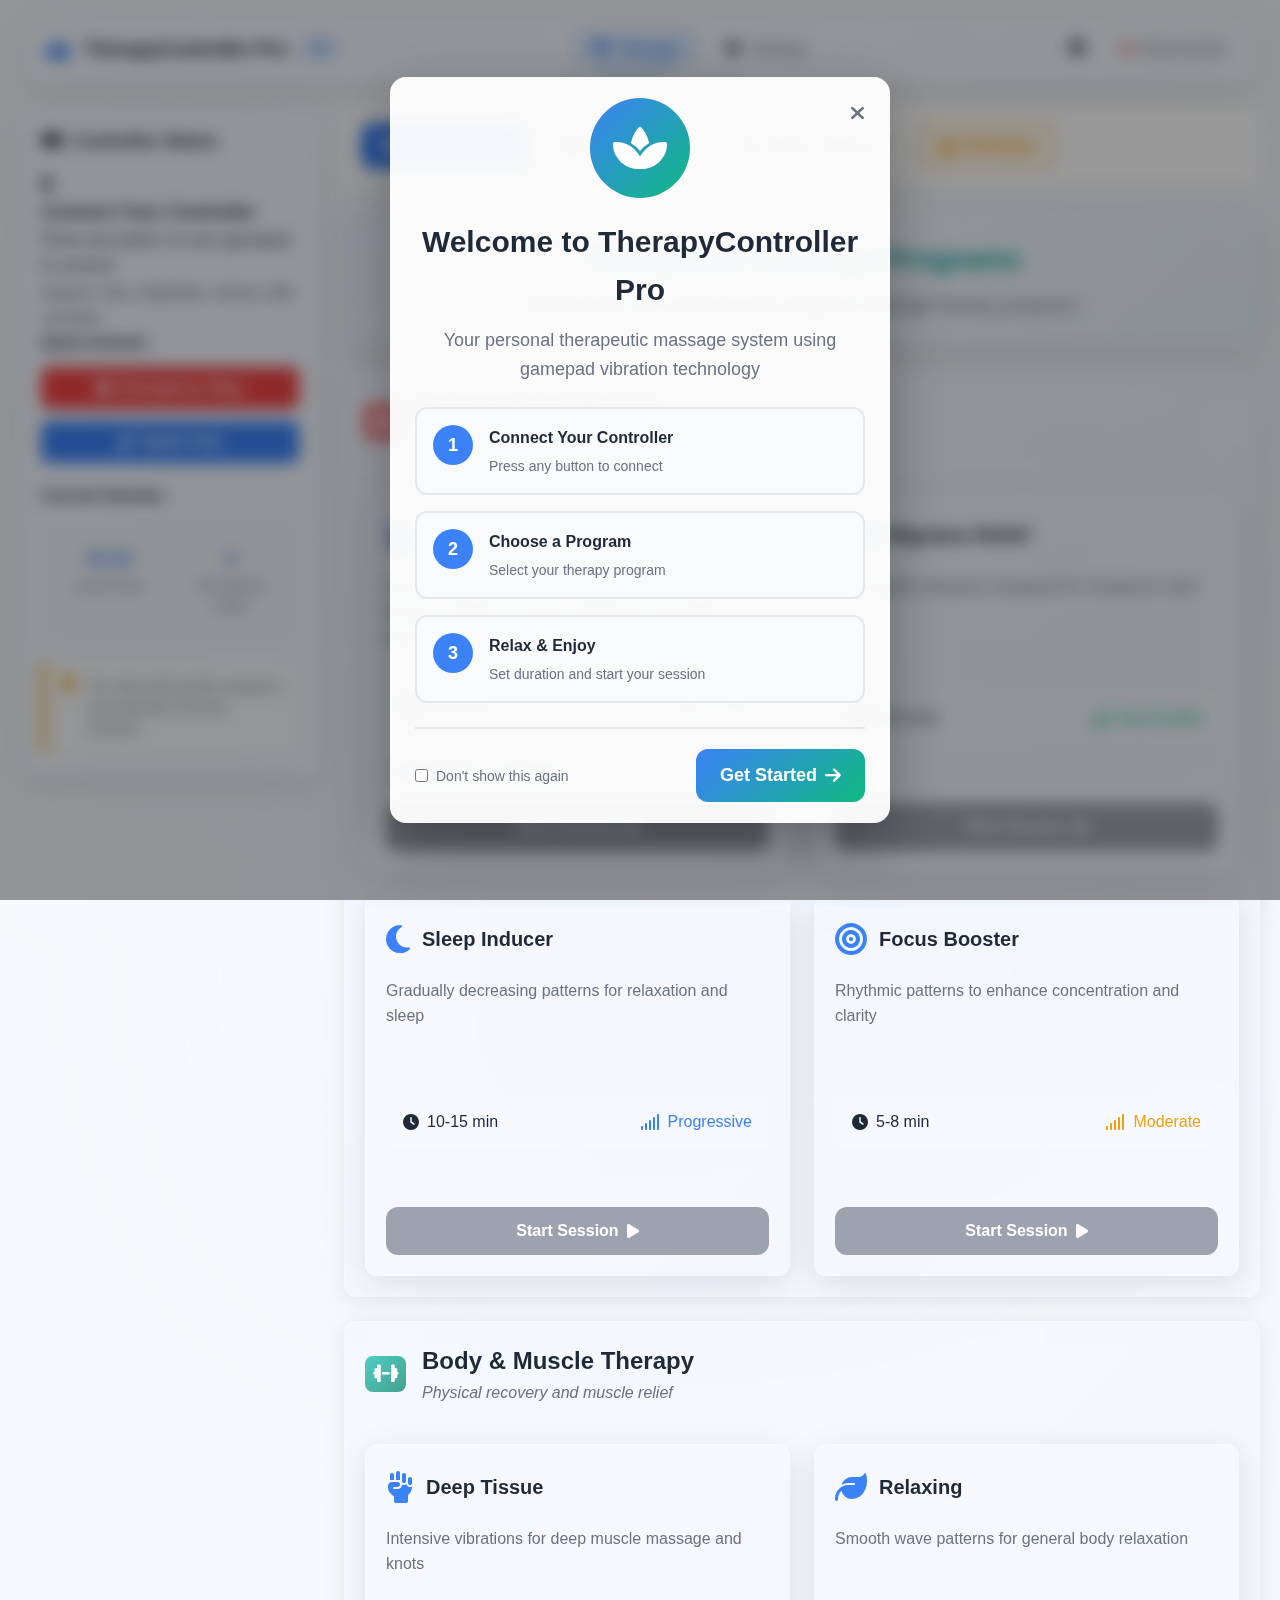
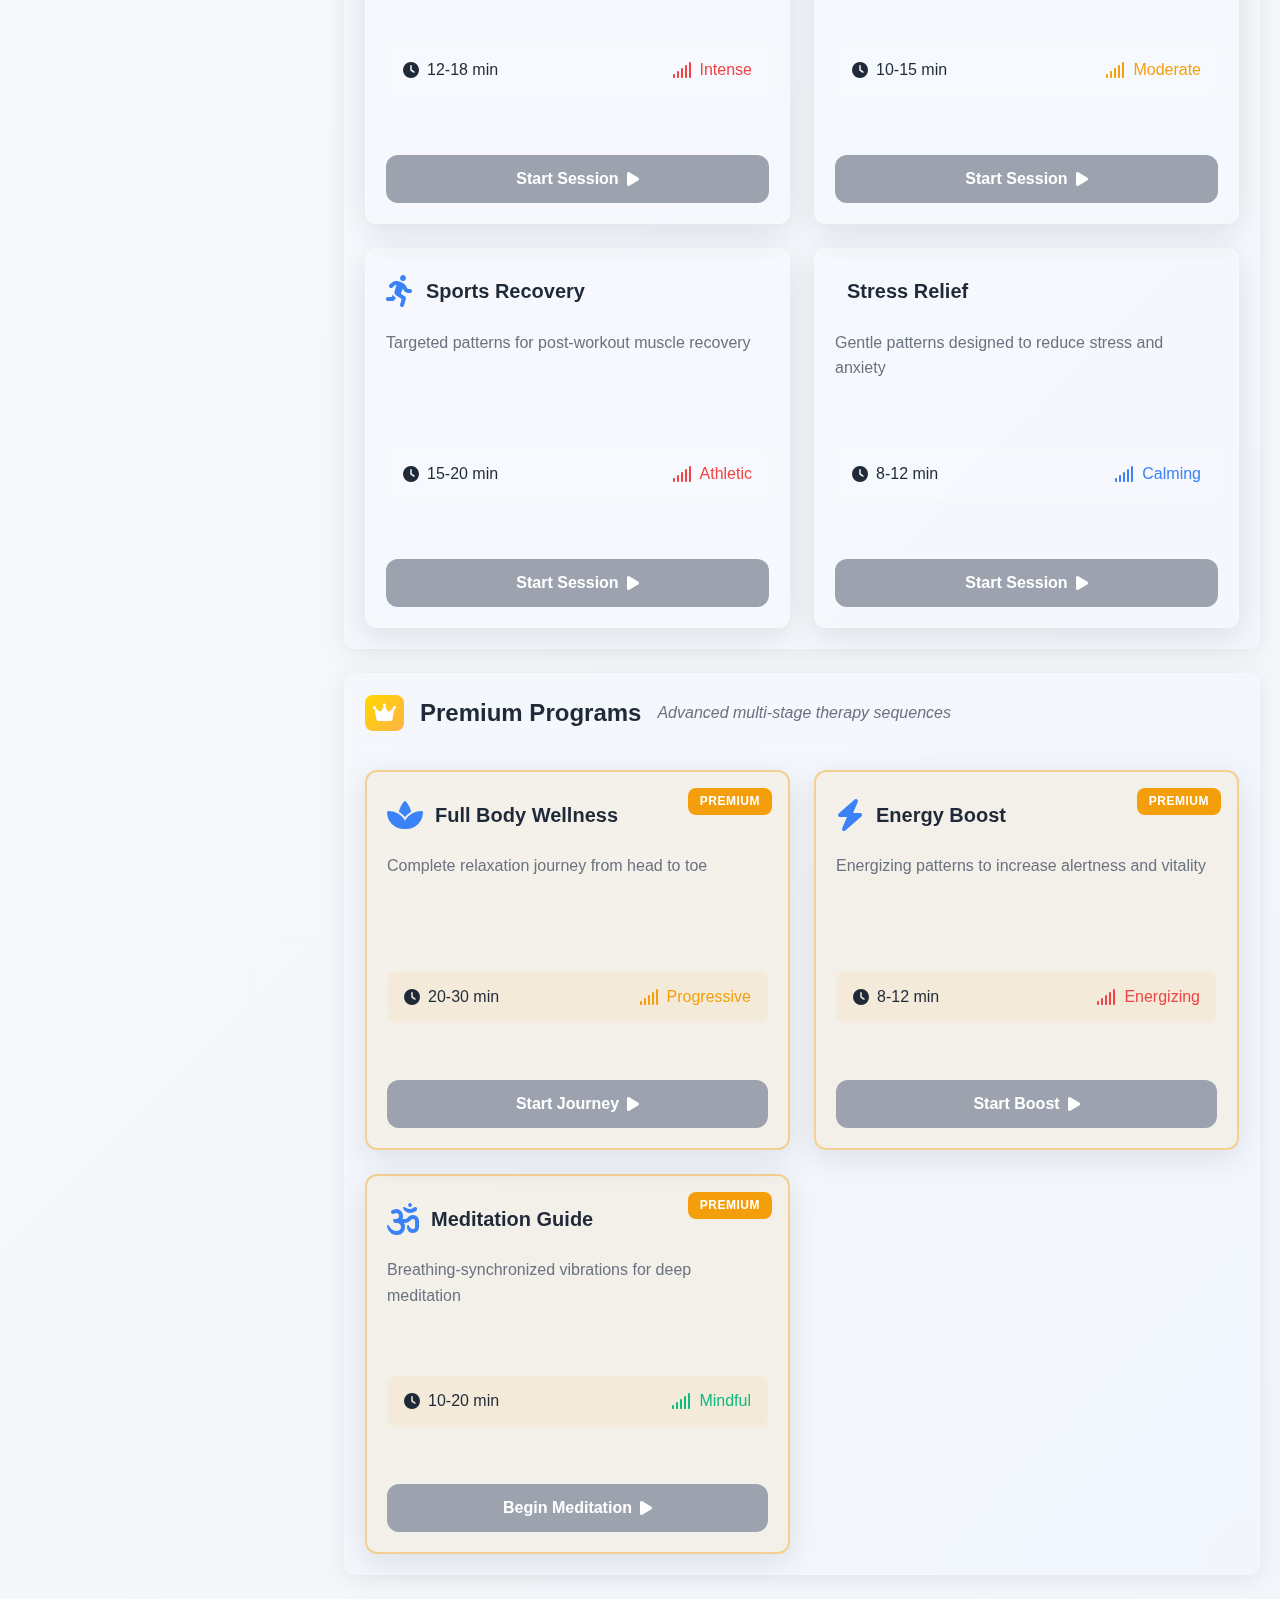
<file: index.html>
<!DOCTYPE html>
<html lang="en">
<head>
    <meta charset="UTF-8">
    <meta name="viewport" content="width=device-width, initial-scale=1.0">
    <title>TherapyController Pro - Professional Massage Therapy System</title>
    <link rel="stylesheet" href="/styles-pro.css">
    <link rel="preconnect" href="https://fonts.googleapis.com">
    <link rel="preconnect" href="https://fonts.gstatic.com" crossorigin>
    <link href="https://fonts.googleapis.com/css2?family=Inter:wght@300;400;500;600;700&display=swap" rel="stylesheet">
    <link rel="stylesheet" href="https://cdnjs.cloudflare.com/ajax/libs/font-awesome/6.4.0/css/all.min.css">
</head>
<body class="theme-light">
    <div class="app-container">
        <!-- Header Navigation -->
        <header class="header">
            <div class="header-content">
                <div class="logo-section">
                    <i class="fas fa-spa logo-icon"></i>
                    <h1 class="app-title">TherapyController Pro</h1>
                    <span class="version-badge">v2.0</span>
                </div>
                
                <nav class="nav-tabs">
                    <button class="nav-tab active" data-tab="therapy">
                        <i class="fas fa-heart-pulse"></i>
                        <span>Therapy</span>
                    </button>
                    <button class="nav-tab" data-tab="settings">
                        <i class="fas fa-cog"></i>
                        <span>Settings</span>
                    </button>
                </nav>

                <div class="header-controls">
                    <button class="help-btn" id="quick-help-btn" title="Quick help">
                        <i class="fas fa-question-circle"></i>
                    </button>
                    <div class="connection-status" id="connection-status">
                        <div class="status-indicator offline"></div>
                        <span class="status-text">Disconnected</span>
                    </div>
                </div>
            </div>
        </header>

        <!-- Main Content -->
        <main class="main-content">
            <!-- Therapy Tab -->
            <div class="tab-content active" id="therapy-tab">
                <div class="therapy-layout">
                    <!-- Control Panel -->
                    <aside class="control-panel">
                        <div class="panel-header">
                            <h2><i class="fas fa-gamepad"></i> Controller Status</h2>
                        </div>
                        
                        <!-- Connection Instructions -->
                        <div class="connection-prompt" id="connection-prompt">
                            <div class="prompt-icon">
                                <i class="fas fa-plug"></i>
                            </div>
                            <h3>Connect Your Controller</h3>
                            <p>Press any button on your gamepad to connect</p>
                            <div class="supported-controllers">
                                <small>Supports: Xbox, PlayStation, Generic USB controllers</small>
                            </div>
                        </div>

                        <div class="controller-info" id="controller-info" style="display: none;">
                            <div class="info-card">
                                <div class="info-item">
                                    <span class="info-label">Device:</span>
                                    <span class="info-value" id="device-name">Not Connected</span>
                                </div>
                                <div class="info-item">
                                    <span class="info-label">Battery:</span>
                                    <span class="info-value" id="battery-level">Unknown</span>
                                </div>
                                <div class="info-item">
                                    <span class="info-label">Vibration:</span>
                                    <span class="info-value" id="vibration-support">Unknown</span>
                                </div>
                            </div>
                        </div>

                        <!-- Quick Actions -->
                        <div class="quick-actions">
                            <h3>Quick Actions</h3>
                            <div class="action-grid">
                                <button class="action-btn emergency-stop" id="emergency-stop" title="Stop all vibrations immediately">
                                    <i class="fas fa-stop"></i>
                                    <span>Emergency Stop</span>
                                </button>
                                <button class="action-btn test-vibration" id="quick-test" title="Test controller vibration" disabled>
                                    <i class="fas fa-vial"></i>
                                    <span>Quick Test</span>
                                </button>
                            </div>
                        </div>

                        <!-- Session Info -->
                        <div class="session-info">
                            <h3>Current Session</h3>
                            <div class="session-stats">
                                <div class="stat-item">
                                    <div class="stat-value" id="session-time">00:00</div>
                                    <div class="stat-label">Duration</div>
                                </div>
                                <div class="stat-item">
                                    <div class="stat-value" id="pattern-count">0</div>
                                    <div class="stat-label">Patterns Used</div>
                                </div>
                            </div>
                        </div>

                        <!-- Tips -->
                        <div class="panel-tips" id="panel-tips">
                            <div class="tip-content">
                                <i class="fas fa-lightbulb"></i>
                                <p>Tip: Start with gentler programs and gradually increase intensity</p>
                            </div>
                        </div>
                    </aside>

                    <!-- Main Therapy Area -->
                    <section class="therapy-area">
                        <!-- Quick Filter -->
                        <div class="therapy-filter">
                            <button class="filter-btn active" data-filter="all">
                                <i class="fas fa-th"></i>
                                All Programs
                            </button>
                            <button class="filter-btn" data-filter="head">
                                <i class="fas fa-brain"></i>
                                Head & Neck
                            </button>
                            <button class="filter-btn" data-filter="body">
                                <i class="fas fa-dumbbell"></i>
                                Body & Muscle
                            </button>
                            <button class="filter-btn" data-filter="premium">
                                <i class="fas fa-crown"></i>
                                Premium
                            </button>
                        </div>

                        <!-- Therapy Categories -->
                        <div class="therapy-categories">
                            <div class="category-header">
                                <h2>Therapeutic Massage Programs</h2>
                                <p>Choose from our professionally designed massage therapy programs</p>
                            </div>

                            <!-- Head Therapy -->
                            <div class="therapy-category" data-category="head">
                                <div class="category-title">
                                    <i class="fas fa-brain category-icon head-icon"></i>
                                    <div class="category-title-text">
                                        <h3>Head & Neck Therapy</h3>
                                        <span class="category-subtitle">Mental wellness and tension relief</span>
                                    </div>
                                </div>
                                <div class="therapy-grid">
                                    <div class="therapy-card" data-therapy="head-tension" data-category="head">
                                        <div class="card-header">
                                            <i class="fas fa-hand-peace"></i>
                                            <h4>Tension Relief</h4>
                                        </div>
                                        <p class="card-description">Gentle pulsing patterns to relieve head and neck tension. Perfect for stress headaches and daily tension.</p>
                                        <div class="card-meta">
                                            <span class="duration"><i class="fas fa-clock"></i> 8-12 min</span>
                                            <span class="intensity low"><i class="fas fa-signal"></i> Gentle</span>
                                        </div>
                                        <div class="card-tags">
                                            <span class="tag">Stress Relief</span>
                                            <span class="tag">Daily Use</span>
                                        </div>
                                        <button class="therapy-btn" disabled>
                                            <span class="btn-text">Start Session</span>
                                            <i class="fas fa-play btn-icon"></i>
                                        </button>
                                    </div>

                                    <div class="therapy-card" data-therapy="head-migraine" data-category="head">
                                        <div class="card-header">
                                            <i class="fas fa-bandage"></i>
                                            <h4>Migraine Relief</h4>
                                        </div>
                                        <p class="card-description">Ultra-gentle vibrations designed for headache relief</p>
                                        <div class="card-meta">
                                            <span class="duration"><i class="fas fa-clock"></i> 6-10 min</span>
                                            <span class="intensity very-low"><i class="fas fa-signal"></i> Very Gentle</span>
                                        </div>
                                        <button class="therapy-btn" disabled>
                                            <span class="btn-text">Start Session</span>
                                            <i class="fas fa-play btn-icon"></i>
                                        </button>
                                    </div>

                                    <div class="therapy-card" data-therapy="head-sleep">
                                        <div class="card-header">
                                            <i class="fas fa-moon"></i>
                                            <h4>Sleep Inducer</h4>
                                        </div>
                                        <p class="card-description">Gradually decreasing patterns for relaxation and sleep</p>
                                        <div class="card-meta">
                                            <span class="duration"><i class="fas fa-clock"></i> 10-15 min</span>
                                            <span class="intensity low"><i class="fas fa-signal"></i> Progressive</span>
                                        </div>
                                        <button class="therapy-btn" disabled>
                                            <span class="btn-text">Start Session</span>
                                            <i class="fas fa-play btn-icon"></i>
                                        </button>
                                    </div>

                                    <div class="therapy-card" data-therapy="head-focus">
                                        <div class="card-header">
                                            <i class="fas fa-bullseye"></i>
                                            <h4>Focus Booster</h4>
                                        </div>
                                        <p class="card-description">Rhythmic patterns to enhance concentration and clarity</p>
                                        <div class="card-meta">
                                            <span class="duration"><i class="fas fa-clock"></i> 5-8 min</span>
                                            <span class="intensity medium"><i class="fas fa-signal"></i> Moderate</span>
                                        </div>
                                        <button class="therapy-btn" disabled>
                                            <span class="btn-text">Start Session</span>
                                            <i class="fas fa-play btn-icon"></i>
                                        </button>
                                    </div>
                                </div>
                            </div>

                            <!-- Body Therapy -->
                            <div class="therapy-category" data-category="body">
                                <div class="category-title">
                                    <i class="fas fa-dumbbell category-icon body-icon"></i>
                                    <div class="category-title-text">
                                        <h3>Body & Muscle Therapy</h3>
                                        <span class="category-subtitle">Physical recovery and muscle relief</span>
                                    </div>
                                </div>
                                <div class="therapy-grid">
                                    <div class="therapy-card" data-therapy="body-deep" data-category="body">
                                        <div class="card-header">
                                            <i class="fas fa-fist-raised"></i>
                                            <h4>Deep Tissue</h4>
                                        </div>
                                        <p class="card-description">Intensive vibrations for deep muscle massage and knots</p>
                                        <div class="card-meta">
                                            <span class="duration"><i class="fas fa-clock"></i> 12-18 min</span>
                                            <span class="intensity high"><i class="fas fa-signal"></i> Intense</span>
                                        </div>
                                        <button class="therapy-btn" disabled>
                                            <span class="btn-text">Start Session</span>
                                            <i class="fas fa-play btn-icon"></i>
                                        </button>
                                    </div>

                                    <div class="therapy-card" data-therapy="body-relaxing" data-category="body">
                                        <div class="card-header">
                                            <i class="fas fa-leaf"></i>
                                            <h4>Relaxing</h4>
                                        </div>
                                        <p class="card-description">Smooth wave patterns for general body relaxation</p>
                                        <div class="card-meta">
                                            <span class="duration"><i class="fas fa-clock"></i> 10-15 min</span>
                                            <span class="intensity medium"><i class="fas fa-signal"></i> Moderate</span>
                                        </div>
                                        <button class="therapy-btn" disabled>
                                            <span class="btn-text">Start Session</span>
                                            <i class="fas fa-play btn-icon"></i>
                                        </button>
                                    </div>

                                    <div class="therapy-card" data-therapy="body-sports" data-category="body">
                                        <div class="card-header">
                                            <i class="fas fa-running"></i>
                                            <h4>Sports Recovery</h4>
                                        </div>
                                        <p class="card-description">Targeted patterns for post-workout muscle recovery</p>
                                        <div class="card-meta">
                                            <span class="duration"><i class="fas fa-clock"></i> 15-20 min</span>
                                            <span class="intensity high"><i class="fas fa-signal"></i> Athletic</span>
                                        </div>
                                        <button class="therapy-btn" disabled>
                                            <span class="btn-text">Start Session</span>
                                            <i class="fas fa-play btn-icon"></i>
                                        </button>
                                    </div>

                                    <div class="therapy-card" data-therapy="body-stress" data-category="body">
                                        <div class="card-header">
                                            <i class="fas fa-zen"></i>
                                            <h4>Stress Relief</h4>
                                        </div>
                                        <p class="card-description">Gentle patterns designed to reduce stress and anxiety</p>
                                        <div class="card-meta">
                                            <span class="duration"><i class="fas fa-clock"></i> 8-12 min</span>
                                            <span class="intensity low"><i class="fas fa-signal"></i> Calming</span>
                                        </div>
                                        <button class="therapy-btn" disabled>
                                            <span class="btn-text">Start Session</span>
                                            <i class="fas fa-play btn-icon"></i>
                                        </button>
                                    </div>
                                </div>
                            </div>

                            <!-- Premium Programs -->
                            <div class="therapy-category premium">
                                <div class="category-title">
                                    <i class="fas fa-crown category-icon premium-icon"></i>
                                    <h3>Premium Programs</h3>
                                    <span class="category-subtitle">Advanced multi-stage therapy sequences</span>
                                </div>
                                <div class="therapy-grid">
                                    <div class="therapy-card premium-card" data-therapy="full-body">
                                        <div class="premium-badge">Premium</div>
                                        <div class="card-header">
                                            <i class="fas fa-spa"></i>
                                            <h4>Full Body Wellness</h4>
                                        </div>
                                        <p class="card-description">Complete relaxation journey from head to toe</p>
                                        <div class="card-meta">
                                            <span class="duration"><i class="fas fa-clock"></i> 20-30 min</span>
                                            <span class="intensity medium"><i class="fas fa-signal"></i> Progressive</span>
                                        </div>
                                        <button class="therapy-btn premium-btn" disabled>
                                            <span class="btn-text">Start Journey</span>
                                            <i class="fas fa-play btn-icon"></i>
                                        </button>
                                    </div>

                                    <div class="therapy-card premium-card" data-therapy="energy-boost">
                                        <div class="premium-badge">Premium</div>
                                        <div class="card-header">
                                            <i class="fas fa-bolt"></i>
                                            <h4>Energy Boost</h4>
                                        </div>
                                        <p class="card-description">Energizing patterns to increase alertness and vitality</p>
                                        <div class="card-meta">
                                            <span class="duration"><i class="fas fa-clock"></i> 8-12 min</span>
                                            <span class="intensity high"><i class="fas fa-signal"></i> Energizing</span>
                                        </div>
                                        <button class="therapy-btn premium-btn" disabled>
                                            <span class="btn-text">Start Boost</span>
                                            <i class="fas fa-play btn-icon"></i>
                                        </button>
                                    </div>

                                    <div class="therapy-card premium-card" data-therapy="meditation">
                                        <div class="premium-badge">Premium</div>
                                        <div class="card-header">
                                            <i class="fas fa-om"></i>
                                            <h4>Meditation Guide</h4>
                                        </div>
                                        <p class="card-description">Breathing-synchronized vibrations for deep meditation</p>
                                        <div class="card-meta">
                                            <span class="duration"><i class="fas fa-clock"></i> 10-20 min</span>
                                            <span class="intensity very-low"><i class="fas fa-signal"></i> Mindful</span>
                                        </div>
                                        <button class="therapy-btn premium-btn" disabled>
                                            <span class="btn-text">Begin Meditation</span>
                                            <i class="fas fa-play btn-icon"></i>
                                        </button>
                                    </div>
                                </div>
                            </div>
                        </div>
                    </section>
                </div>

                <!-- Session Progress Overlay -->
                <div class="session-overlay" id="session-overlay">
                    <div class="session-modal">
                        <div class="session-header">
                            <h3 id="session-title">Therapy Session in Progress</h3>
                            <button class="close-session" id="close-session">
                                <i class="fas fa-times"></i>
                            </button>
                        </div>
                        
                        <div class="session-content">
                            <div class="progress-circle">
                                <svg class="progress-ring" width="120" height="120">
                                    <circle class="progress-ring-circle" stroke="#e5e7eb" stroke-width="8" fill="transparent" r="52" cx="60" cy="60"/>
                                    <circle class="progress-ring-circle progress" stroke="#3b82f6" stroke-width="8" fill="transparent" r="52" cx="60" cy="60"/>
                                </svg>
                                <div class="progress-text">
                                    <div class="progress-time" id="progress-time">00:00</div>
                                    <div class="progress-label">Remaining</div>
                                </div>
                            </div>
                            
                            <div class="session-details">
                                <div class="intensity-meter">
                                    <label>Current Intensity</label>
                                    <div class="meter-bar">
                                        <div class="meter-fill" id="intensity-fill"></div>
                                    </div>
                                    <span class="intensity-value" id="intensity-value">0%</span>
                                </div>
                                
                                <div class="session-stage">
                                    <label>Current Stage</label>
                                    <div class="stage-info" id="stage-info">Initializing...</div>
                                </div>
                            </div>

                            <!-- Breathing Guide -->
                            <div class="breathing-guide" id="breathing-guide" style="display: none;">
                                <div class="breathing-circle">
                                    <div class="breathing-animation" id="breathing-animation"></div>
                                    <div class="breathing-instruction" id="breathing-instruction">Breathe In</div>
                                </div>
                                <div class="breathing-counter" id="breathing-counter">0 cycles</div>
                            </div>
                        </div>
                        
                        <div class="session-controls">
                            <button class="control-btn pause-btn" id="pause-session">
                                <i class="fas fa-pause"></i>
                                Pause
                            </button>
                            <button class="control-btn stop-btn" id="stop-session">
                                <i class="fas fa-stop"></i>
                                Stop Session
                            </button>
                        </div>
                    </div>
                </div>
            </div>

            <!-- Settings Tab -->
            <div class="tab-content" id="settings-tab">
                <div class="settings-container">
                    <h2>Settings & Preferences</h2>
                    <!-- Settings content will be added here -->
                    <div class="settings-grid">
                        <div class="setting-group">
                            <h3>General</h3>
                            <div class="setting-item">
                                <label>Theme</label>
                                <select id="theme-select">
                                    <option value="light">Light</option>
                                    <option value="dark">Dark</option>
                                    <option value="auto">Auto</option>
                                </select>
                            </div>
                        </div>
                    </div>
                </div>
            </div>
        </main>

        <!-- Welcome Guide -->
        <div class="welcome-overlay" id="welcome-overlay">
            <div class="welcome-modal">
                <button class="close-welcome" id="close-welcome">
                    <i class="fas fa-times"></i>
                </button>
                <div class="welcome-content">
                    <div class="welcome-icon">
                        <i class="fas fa-spa"></i>
                    </div>
                    <h2>Welcome to TherapyController Pro</h2>
                    <p class="welcome-intro">Your personal therapeutic massage system using gamepad vibration technology</p>
                    
                    <div class="welcome-steps">
                        <div class="welcome-step">
                            <div class="step-number">1</div>
                            <div class="step-content">
                                <h3>Connect Your Controller</h3>
                                <p>Press any button to connect</p>
                            </div>
                        </div>
                        <div class="welcome-step">
                            <div class="step-number">2</div>
                            <div class="step-content">
                                <h3>Choose a Program</h3>
                                <p>Select your therapy program</p>
                            </div>
                        </div>
                        <div class="welcome-step">
                            <div class="step-number">3</div>
                            <div class="step-content">
                                <h3>Relax & Enjoy</h3>
                                <p>Set duration and start your session</p>
                            </div>
                        </div>
                    </div>

                    <div class="welcome-actions">
                        <label class="dont-show-again">
                            <input type="checkbox" id="dont-show-welcome">
                            <span>Don't show this again</span>
                        </label>
                        <button class="welcome-btn" id="start-using">
                            <span>Get Started</span>
                            <i class="fas fa-arrow-right"></i>
                        </button>
                    </div>
                </div>
            </div>
        </div>

        <!-- Quick Help Popup -->
        <div class="quick-help-popup" id="quick-help-popup">
            <div class="help-popup-content">
                <button class="close-help-popup" id="close-help-popup">
                    <i class="fas fa-times"></i>
                </button>
                <h3><i class="fas fa-question-circle"></i> Quick Help</h3>
                <div class="help-sections">
                    <div class="help-section">
                        <h4>Controller Not Connecting?</h4>
                        <ul>
                            <li>Ensure controller is charged/plugged in</li>
                            <li>Press any button to wake it up</li>
                            <li>Try refreshing the page</li>
                            <li>Check browser compatibility (Chrome/Edge recommended)</li>
                        </ul>
                    </div>
                    <div class="help-section">
                        <h4>No Vibration?</h4>
                        <ul>
                            <li>Not all controllers support vibration</li>
                            <li>Use the "Quick Test" button to verify</li>
                            <li>Check controller battery level</li>
                        </ul>
                    </div>
                    <div class="help-section">
                        <h4>Keyboard Shortcuts</h4>
                        <ul>
                            <li><kbd>Esc</kbd> - Emergency stop</li>
                            <li><kbd>Space</kbd> - Pause/Resume session</li>
                            <li><kbd>?</kbd> - Show this help</li>
                        </ul>
                    </div>
                </div>
            </div>
        </div>

        <!-- Toast Notifications -->
        <div class="toast-container" id="toast-container"></div>

        <!-- Session Duration Setup - Step 1: Duration -->
        <div class="session-setup-overlay" id="duration-setup-overlay">
            <div class="session-setup-modal">
                <div class="setup-header">
                    <div class="wizard-progress">
                        <div class="progress-step active">1</div>
                        <div class="progress-line"></div>
                        <div class="progress-step">2</div>
                    </div>
                    <h2><i class="fas fa-hourglass-half"></i> Choose Duration</h2>
                    <p class="setup-subtitle">How long would you like your therapy session?</p>
                </div>
                
                <div class="setup-content">
                    <div class="duration-presets">
                        <button class="preset-btn" data-duration="300">
                            <i class="fas fa-bolt"></i>
                            <span class="preset-time">5 min</span>
                            <span class="preset-label">Quick Relief</span>
                        </button>
                        <button class="preset-btn active" data-duration="600">
                            <i class="fas fa-star"></i>
                            <span class="preset-time">10 min</span>
                            <span class="preset-label">Recommended</span>
                        </button>
                        <button class="preset-btn" data-duration="900">
                            <i class="fas fa-heart"></i>
                            <span class="preset-time">15 min</span>
                            <span class="preset-label">Deep Session</span>
                        </button>
                        <button class="preset-btn" data-duration="1200">
                            <i class="fas fa-spa"></i>
                            <span class="preset-time">20 min</span>
                            <span class="preset-label">Extended</span>
                        </button>
                        <button class="preset-btn" data-duration="1800">
                            <i class="fas fa-infinity"></i>
                            <span class="preset-time">30 min</span>
                            <span class="preset-label">Maximum</span>
                        </button>
                    </div>
                    <div class="custom-duration">
                        <label>Or enter custom duration (minutes)</label>
                        <input type="number" id="custom-duration" min="1" max="60" placeholder="Enter 1-60 minutes">
                    </div>
                </div>

                <div class="setup-actions">
                    <button class="setup-btn cancel-btn" id="cancel-duration">
                        <i class="fas fa-times"></i>
                        Cancel
                    </button>
                    <button class="setup-btn next-btn" id="next-to-breathing">
                        <span>Next</span>
                        <i class="fas fa-arrow-right"></i>
                    </button>
                </div>
            </div>
        </div>

        <!-- Session Setup Wizard - Step 2: Breathing Guide -->
        <div class="session-setup-overlay" id="breathing-setup-overlay">
            <div class="session-setup-modal">
                <div class="setup-header">
                    <div class="wizard-progress">
                        <div class="progress-step completed">1</div>
                        <div class="progress-line completed"></div>
                        <div class="progress-step active">2</div>
                    </div>
                    <h2><i class="fas fa-wind"></i> Breathing Guide</h2>
                    <p class="setup-subtitle">Would you like guided breathing exercises?</p>
                </div>
                
                <div class="setup-content">
                    <div class="breathing-choice">
                        <button class="choice-card active" data-breathing="enabled">
                            <div class="choice-icon">
                                <i class="fas fa-lungs"></i>
                            </div>
                            <h3>Enable Breathing Guide</h3>
                            <p>Synchronized breathing exercises for enhanced relaxation</p>
                            <div class="choice-badge">Recommended</div>
                        </button>
                        
                        <button class="choice-card" data-breathing="disabled">
                            <div class="choice-icon">
                                <i class="fas fa-ban"></i>
                            </div>
                            <h3>Skip Breathing Guide</h3>
                            <p>Therapy vibrations only, no breathing exercises</p>
                        </button>
                    </div>

                    <div class="breathing-patterns" id="breathing-patterns">
                        <h3>Select Breathing Pattern</h3>
                        <div class="pattern-grid">
                            <label class="pattern-option">
                                <input type="radio" name="breathing-pattern" value="4-7-8" checked>
                                <div class="pattern-card">
                                    <div class="pattern-name">4-7-8 Breathing</div>
                                    <div class="pattern-desc">Breathe 4s | Hold 7s | Out 8s</div>
                                    <div class="pattern-benefit">Best for relaxation & sleep</div>
                                </div>
                            </label>
                            <label class="pattern-option">
                                <input type="radio" name="breathing-pattern" value="box">
                                <div class="pattern-card">
                                    <div class="pattern-name">Box Breathing</div>
                                    <div class="pattern-desc">In 4s | Hold 4s | Out 4s | Hold 4s</div>
                                    <div class="pattern-benefit">Best for balance & focus</div>
                                </div>
                            </label>
                            <label class="pattern-option">
                                <input type="radio" name="breathing-pattern" value="4-4-4">
                                <div class="pattern-card">
                                    <div class="pattern-name">Equal Breathing</div>
                                    <div class="pattern-desc">Breathe 4s | Hold 4s | Out 4s</div>
                                    <div class="pattern-benefit">Best for concentration</div>
                                </div>
                            </label>
                            <label class="pattern-option">
                                <input type="radio" name="breathing-pattern" value="5-5">
                                <div class="pattern-card">
                                    <div class="pattern-name">Simple 5-5</div>
                                    <div class="pattern-desc">Breathe 5s | Out 5s</div>
                                    <div class="pattern-benefit">Best for beginners</div>
                                </div>
                            </label>
                        </div>
                    </div>
                </div>

                <div class="setup-actions">
                    <button class="setup-btn back-btn" id="back-to-duration">
                        <i class="fas fa-arrow-left"></i>
                        <span>Back</span>
                    </button>
                    <button class="setup-btn start-btn" id="start-session-final">
                        <i class="fas fa-play"></i>
                        Start Session
                    </button>
                </div>
            </div>
        </div>
    </div>

    <!-- Scripts -->
    <script src="/script-pro.js"></script>
</body>
</html>
</file>
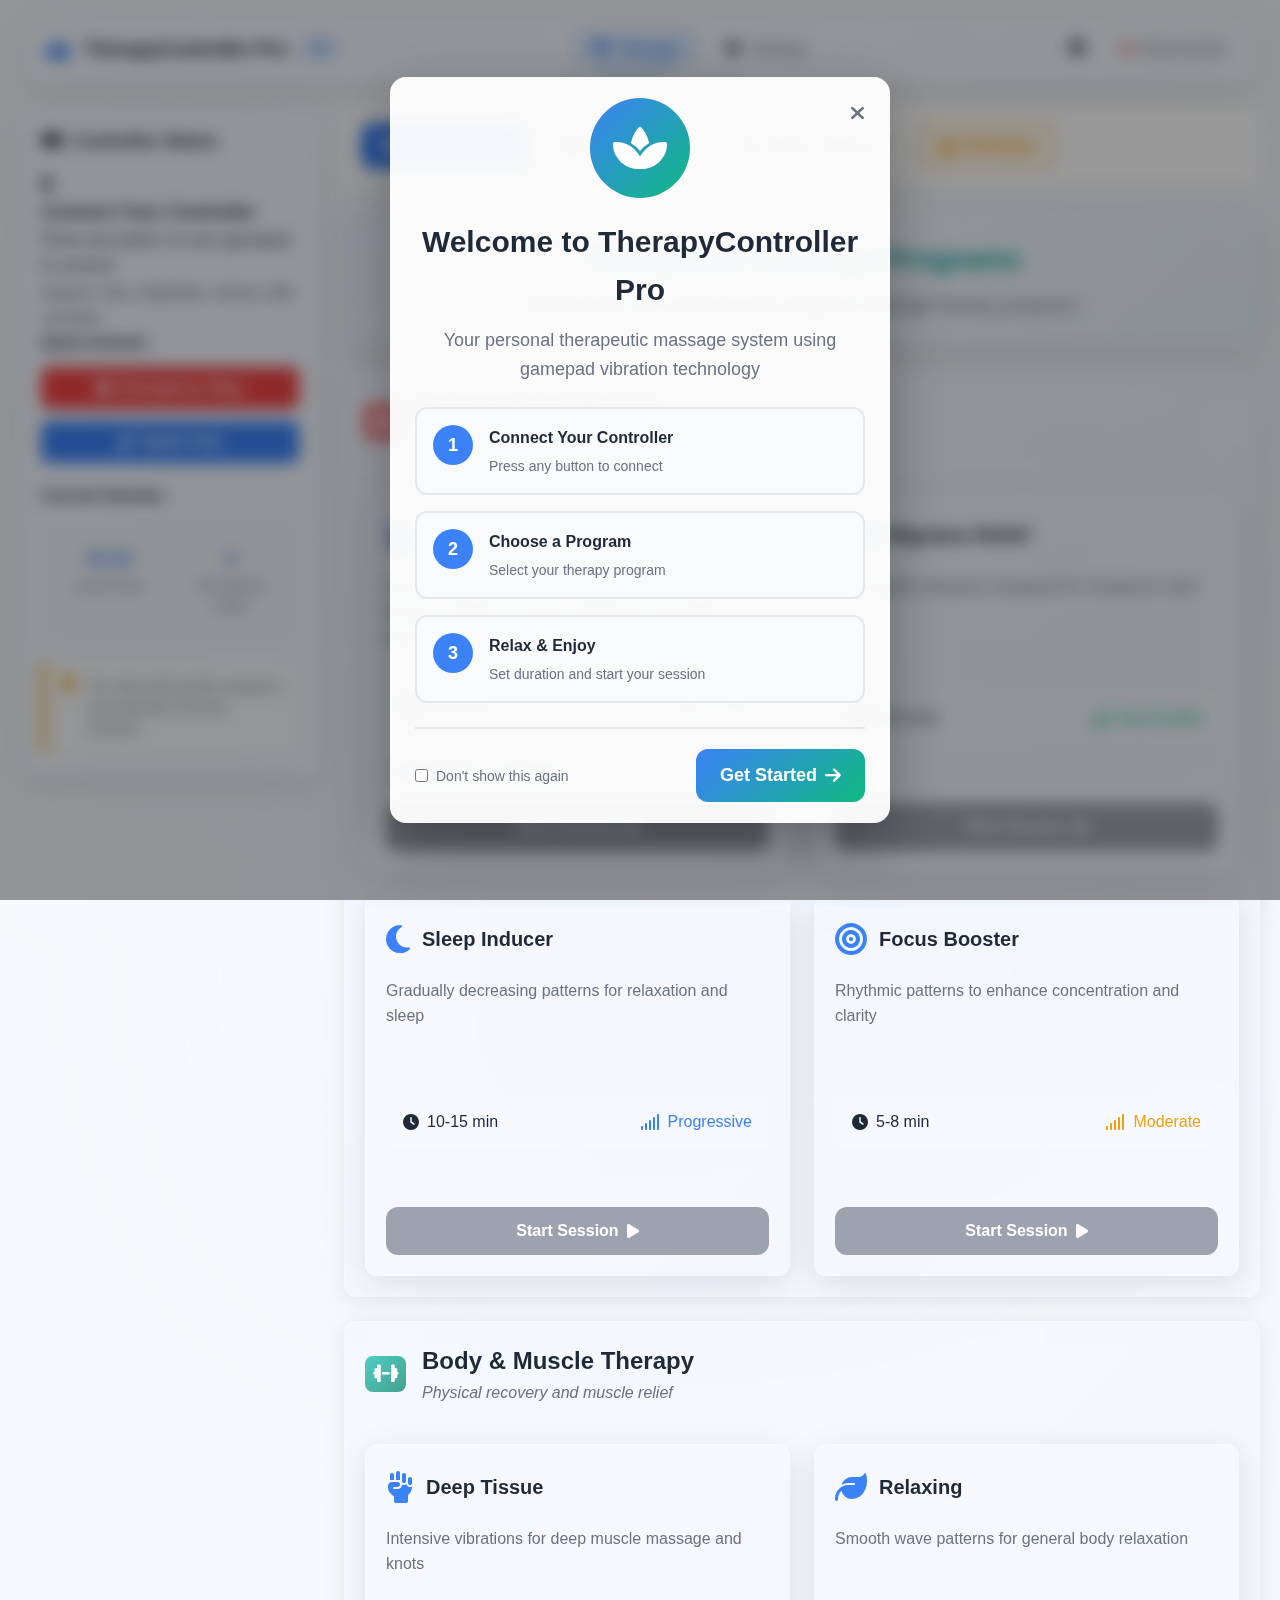
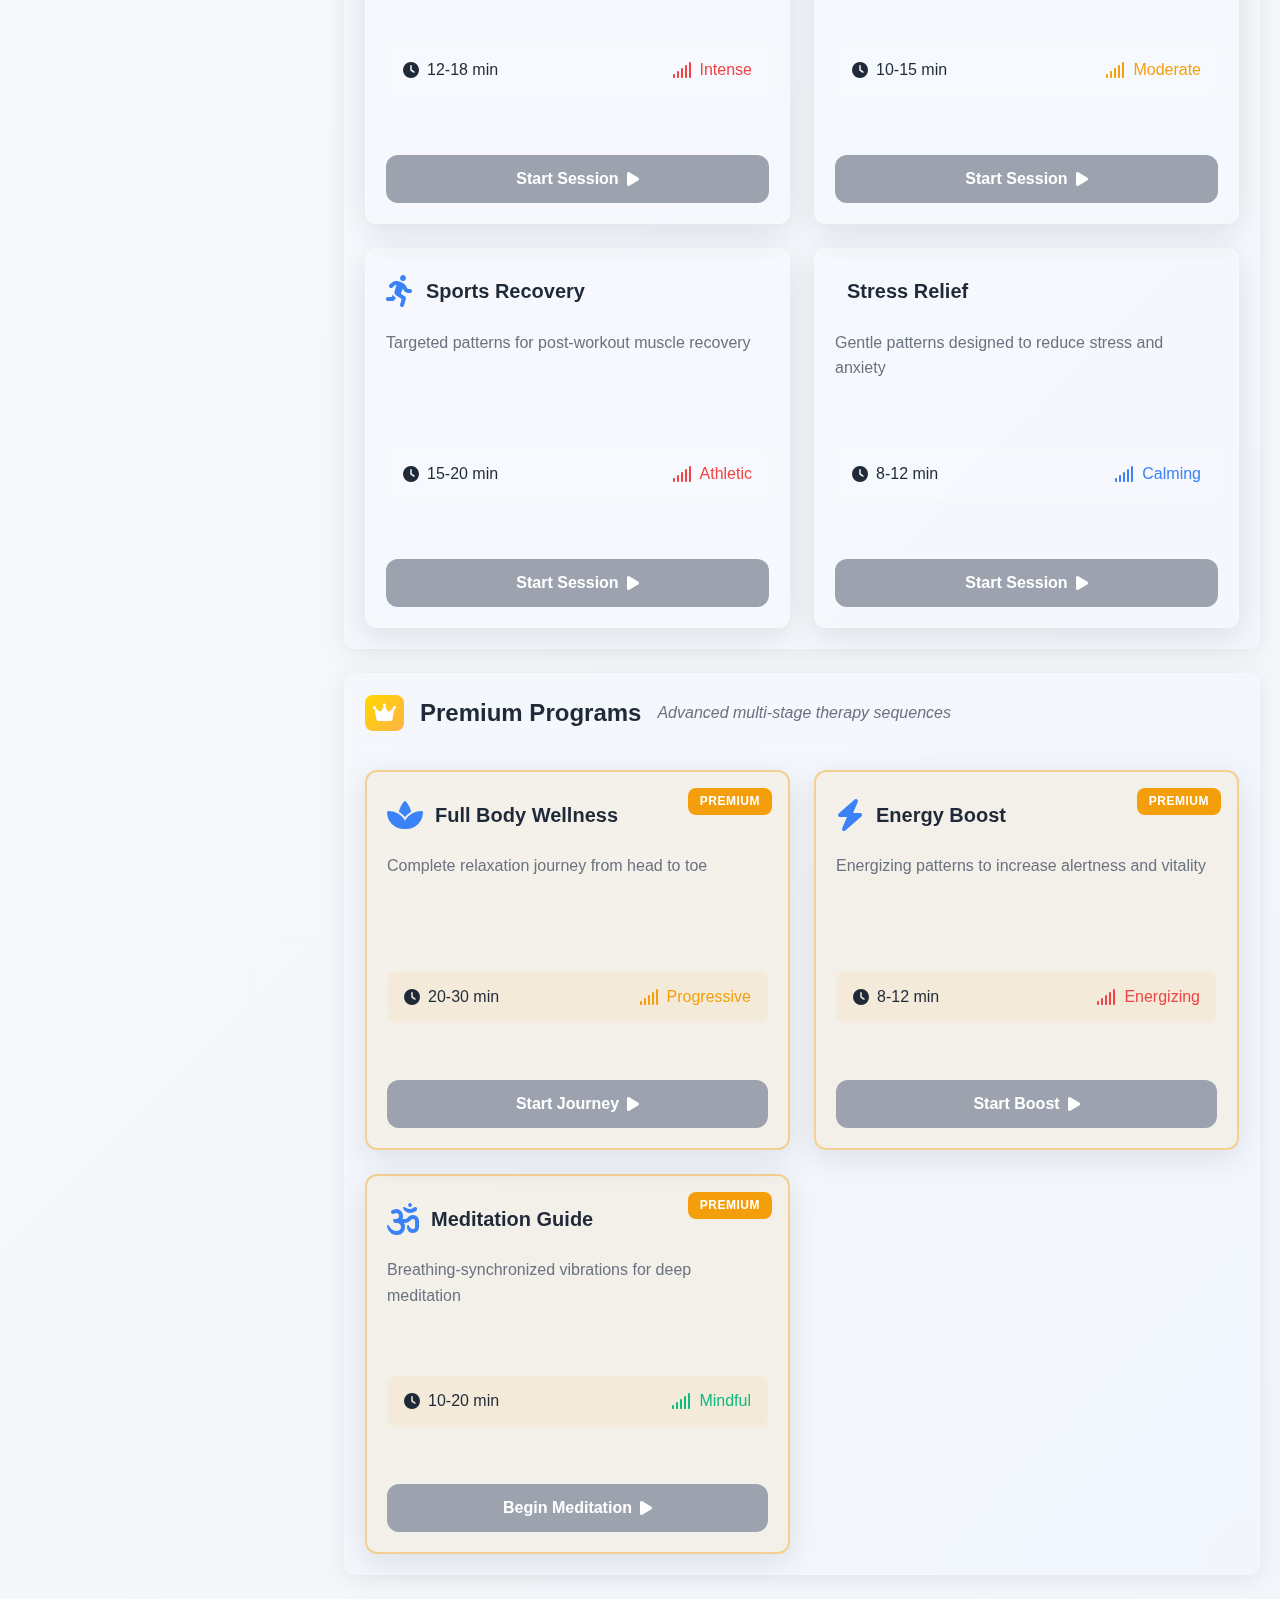
<file: index-pro.html>
<!DOCTYPE html>
<html lang="en">
<head>
    <meta charset="UTF-8">
    <meta name="viewport" content="width=device-width, initial-scale=1.0">
    <title>TherapyController Pro - Professional Massage Therapy System</title>
    <link rel="stylesheet" href="styles-pro.css">
    <link rel="preconnect" href="https://fonts.googleapis.com">
    <link rel="preconnect" href="https://fonts.gstatic.com" crossorigin>
    <link href="https://fonts.googleapis.com/css2?family=Inter:wght@300;400;500;600;700&display=swap" rel="stylesheet">
    <link rel="stylesheet" href="https://cdnjs.cloudflare.com/ajax/libs/font-awesome/6.4.0/css/all.min.css">
</head>
<body class="theme-light">
    <div class="app-container">
        <!-- Header Navigation -->
        <header class="header">
            <div class="header-content">
                <div class="logo-section">
                    <i class="fas fa-spa logo-icon"></i>
                    <h1 class="app-title">TherapyController Pro</h1>
                    <span class="version-badge">v2.0</span>
                </div>
                
                <nav class="nav-tabs">
                    <button class="nav-tab active" data-tab="therapy">
                        <i class="fas fa-heart-pulse"></i>
                        <span>Therapy</span>
                    </button>
                    <button class="nav-tab" data-tab="settings">
                        <i class="fas fa-cog"></i>
                        <span>Settings</span>
                    </button>
                </nav>

                <div class="header-controls">
                    <button class="help-btn" id="quick-help-btn" title="Quick help">
                        <i class="fas fa-question-circle"></i>
                    </button>
                    <div class="connection-status" id="connection-status">
                        <div class="status-indicator offline"></div>
                        <span class="status-text">Disconnected</span>
                    </div>
                </div>
            </div>
        </header>

        <!-- Main Content -->
        <main class="main-content">
            <!-- Therapy Tab -->
            <div class="tab-content active" id="therapy-tab">
                <div class="therapy-layout">
                    <!-- Control Panel -->
                    <aside class="control-panel">
                        <div class="panel-header">
                            <h2><i class="fas fa-gamepad"></i> Controller Status</h2>
                        </div>
                        
                        <!-- Connection Instructions -->
                        <div class="connection-prompt" id="connection-prompt">
                            <div class="prompt-icon">
                                <i class="fas fa-plug"></i>
                            </div>
                            <h3>Connect Your Controller</h3>
                            <p>Press any button on your gamepad to connect</p>
                            <div class="supported-controllers">
                                <small>Supports: Xbox, PlayStation, Generic USB controllers</small>
                            </div>
                        </div>

                        <div class="controller-info" id="controller-info" style="display: none;">
                            <div class="info-card">
                                <div class="info-item">
                                    <span class="info-label">Device:</span>
                                    <span class="info-value" id="device-name">Not Connected</span>
                                </div>
                                <div class="info-item">
                                    <span class="info-label">Battery:</span>
                                    <span class="info-value" id="battery-level">Unknown</span>
                                </div>
                                <div class="info-item">
                                    <span class="info-label">Vibration:</span>
                                    <span class="info-value" id="vibration-support">Unknown</span>
                                </div>
                            </div>
                        </div>

                        <!-- Quick Actions -->
                        <div class="quick-actions">
                            <h3>Quick Actions</h3>
                            <div class="action-grid">
                                <button class="action-btn emergency-stop" id="emergency-stop" title="Stop all vibrations immediately">
                                    <i class="fas fa-stop"></i>
                                    <span>Emergency Stop</span>
                                </button>
                                <button class="action-btn test-vibration" id="quick-test" title="Test controller vibration" disabled>
                                    <i class="fas fa-vial"></i>
                                    <span>Quick Test</span>
                                </button>
                            </div>
                        </div>

                        <!-- Session Info -->
                        <div class="session-info">
                            <h3>Current Session</h3>
                            <div class="session-stats">
                                <div class="stat-item">
                                    <div class="stat-value" id="session-time">00:00</div>
                                    <div class="stat-label">Duration</div>
                                </div>
                                <div class="stat-item">
                                    <div class="stat-value" id="pattern-count">0</div>
                                    <div class="stat-label">Patterns Used</div>
                                </div>
                            </div>
                        </div>

                        <!-- Tips -->
                        <div class="panel-tips" id="panel-tips">
                            <div class="tip-content">
                                <i class="fas fa-lightbulb"></i>
                                <p>Tip: Start with gentler programs and gradually increase intensity</p>
                            </div>
                        </div>
                    </aside>

                    <!-- Main Therapy Area -->
                    <section class="therapy-area">
                        <!-- Quick Filter -->
                        <div class="therapy-filter">
                            <button class="filter-btn active" data-filter="all">
                                <i class="fas fa-th"></i>
                                All Programs
                            </button>
                            <button class="filter-btn" data-filter="head">
                                <i class="fas fa-brain"></i>
                                Head & Neck
                            </button>
                            <button class="filter-btn" data-filter="body">
                                <i class="fas fa-dumbbell"></i>
                                Body & Muscle
                            </button>
                            <button class="filter-btn" data-filter="premium">
                                <i class="fas fa-crown"></i>
                                Premium
                            </button>
                        </div>

                        <!-- Therapy Categories -->
                        <div class="therapy-categories">
                            <div class="category-header">
                                <h2>Therapeutic Massage Programs</h2>
                                <p>Choose from our professionally designed massage therapy programs</p>
                            </div>

                            <!-- Head Therapy -->
                            <div class="therapy-category" data-category="head">
                                <div class="category-title">
                                    <i class="fas fa-brain category-icon head-icon"></i>
                                    <div class="category-title-text">
                                        <h3>Head & Neck Therapy</h3>
                                        <span class="category-subtitle">Mental wellness and tension relief</span>
                                    </div>
                                </div>
                                <div class="therapy-grid">
                                    <div class="therapy-card" data-therapy="head-tension" data-category="head">
                                        <div class="card-header">
                                            <i class="fas fa-hand-peace"></i>
                                            <h4>Tension Relief</h4>
                                        </div>
                                        <p class="card-description">Gentle pulsing patterns to relieve head and neck tension. Perfect for stress headaches and daily tension.</p>
                                        <div class="card-meta">
                                            <span class="duration"><i class="fas fa-clock"></i> 8-12 min</span>
                                            <span class="intensity low"><i class="fas fa-signal"></i> Gentle</span>
                                        </div>
                                        <div class="card-tags">
                                            <span class="tag">Stress Relief</span>
                                            <span class="tag">Daily Use</span>
                                        </div>
                                        <button class="therapy-btn" disabled>
                                            <span class="btn-text">Start Session</span>
                                            <i class="fas fa-play btn-icon"></i>
                                        </button>
                                    </div>

                                    <div class="therapy-card" data-therapy="head-migraine" data-category="head">
                                        <div class="card-header">
                                            <i class="fas fa-bandage"></i>
                                            <h4>Migraine Relief</h4>
                                        </div>
                                        <p class="card-description">Ultra-gentle vibrations designed for headache relief</p>
                                        <div class="card-meta">
                                            <span class="duration"><i class="fas fa-clock"></i> 6-10 min</span>
                                            <span class="intensity very-low"><i class="fas fa-signal"></i> Very Gentle</span>
                                        </div>
                                        <button class="therapy-btn" disabled>
                                            <span class="btn-text">Start Session</span>
                                            <i class="fas fa-play btn-icon"></i>
                                        </button>
                                    </div>

                                    <div class="therapy-card" data-therapy="head-sleep">
                                        <div class="card-header">
                                            <i class="fas fa-moon"></i>
                                            <h4>Sleep Inducer</h4>
                                        </div>
                                        <p class="card-description">Gradually decreasing patterns for relaxation and sleep</p>
                                        <div class="card-meta">
                                            <span class="duration"><i class="fas fa-clock"></i> 10-15 min</span>
                                            <span class="intensity low"><i class="fas fa-signal"></i> Progressive</span>
                                        </div>
                                        <button class="therapy-btn" disabled>
                                            <span class="btn-text">Start Session</span>
                                            <i class="fas fa-play btn-icon"></i>
                                        </button>
                                    </div>

                                    <div class="therapy-card" data-therapy="head-focus">
                                        <div class="card-header">
                                            <i class="fas fa-bullseye"></i>
                                            <h4>Focus Booster</h4>
                                        </div>
                                        <p class="card-description">Rhythmic patterns to enhance concentration and clarity</p>
                                        <div class="card-meta">
                                            <span class="duration"><i class="fas fa-clock"></i> 5-8 min</span>
                                            <span class="intensity medium"><i class="fas fa-signal"></i> Moderate</span>
                                        </div>
                                        <button class="therapy-btn" disabled>
                                            <span class="btn-text">Start Session</span>
                                            <i class="fas fa-play btn-icon"></i>
                                        </button>
                                    </div>
                                </div>
                            </div>

                            <!-- Body Therapy -->
                            <div class="therapy-category" data-category="body">
                                <div class="category-title">
                                    <i class="fas fa-dumbbell category-icon body-icon"></i>
                                    <div class="category-title-text">
                                        <h3>Body & Muscle Therapy</h3>
                                        <span class="category-subtitle">Physical recovery and muscle relief</span>
                                    </div>
                                </div>
                                <div class="therapy-grid">
                                    <div class="therapy-card" data-therapy="body-deep" data-category="body">
                                        <div class="card-header">
                                            <i class="fas fa-fist-raised"></i>
                                            <h4>Deep Tissue</h4>
                                        </div>
                                        <p class="card-description">Intensive vibrations for deep muscle massage and knots</p>
                                        <div class="card-meta">
                                            <span class="duration"><i class="fas fa-clock"></i> 12-18 min</span>
                                            <span class="intensity high"><i class="fas fa-signal"></i> Intense</span>
                                        </div>
                                        <button class="therapy-btn" disabled>
                                            <span class="btn-text">Start Session</span>
                                            <i class="fas fa-play btn-icon"></i>
                                        </button>
                                    </div>

                                    <div class="therapy-card" data-therapy="body-relaxing" data-category="body">
                                        <div class="card-header">
                                            <i class="fas fa-leaf"></i>
                                            <h4>Relaxing</h4>
                                        </div>
                                        <p class="card-description">Smooth wave patterns for general body relaxation</p>
                                        <div class="card-meta">
                                            <span class="duration"><i class="fas fa-clock"></i> 10-15 min</span>
                                            <span class="intensity medium"><i class="fas fa-signal"></i> Moderate</span>
                                        </div>
                                        <button class="therapy-btn" disabled>
                                            <span class="btn-text">Start Session</span>
                                            <i class="fas fa-play btn-icon"></i>
                                        </button>
                                    </div>

                                    <div class="therapy-card" data-therapy="body-sports" data-category="body">
                                        <div class="card-header">
                                            <i class="fas fa-running"></i>
                                            <h4>Sports Recovery</h4>
                                        </div>
                                        <p class="card-description">Targeted patterns for post-workout muscle recovery</p>
                                        <div class="card-meta">
                                            <span class="duration"><i class="fas fa-clock"></i> 15-20 min</span>
                                            <span class="intensity high"><i class="fas fa-signal"></i> Athletic</span>
                                        </div>
                                        <button class="therapy-btn" disabled>
                                            <span class="btn-text">Start Session</span>
                                            <i class="fas fa-play btn-icon"></i>
                                        </button>
                                    </div>

                                    <div class="therapy-card" data-therapy="body-stress" data-category="body">
                                        <div class="card-header">
                                            <i class="fas fa-zen"></i>
                                            <h4>Stress Relief</h4>
                                        </div>
                                        <p class="card-description">Gentle patterns designed to reduce stress and anxiety</p>
                                        <div class="card-meta">
                                            <span class="duration"><i class="fas fa-clock"></i> 8-12 min</span>
                                            <span class="intensity low"><i class="fas fa-signal"></i> Calming</span>
                                        </div>
                                        <button class="therapy-btn" disabled>
                                            <span class="btn-text">Start Session</span>
                                            <i class="fas fa-play btn-icon"></i>
                                        </button>
                                    </div>
                                </div>
                            </div>

                            <!-- Premium Programs -->
                            <div class="therapy-category premium">
                                <div class="category-title">
                                    <i class="fas fa-crown category-icon premium-icon"></i>
                                    <h3>Premium Programs</h3>
                                    <span class="category-subtitle">Advanced multi-stage therapy sequences</span>
                                </div>
                                <div class="therapy-grid">
                                    <div class="therapy-card premium-card" data-therapy="full-body">
                                        <div class="premium-badge">Premium</div>
                                        <div class="card-header">
                                            <i class="fas fa-spa"></i>
                                            <h4>Full Body Wellness</h4>
                                        </div>
                                        <p class="card-description">Complete relaxation journey from head to toe</p>
                                        <div class="card-meta">
                                            <span class="duration"><i class="fas fa-clock"></i> 20-30 min</span>
                                            <span class="intensity medium"><i class="fas fa-signal"></i> Progressive</span>
                                        </div>
                                        <button class="therapy-btn premium-btn" disabled>
                                            <span class="btn-text">Start Journey</span>
                                            <i class="fas fa-play btn-icon"></i>
                                        </button>
                                    </div>

                                    <div class="therapy-card premium-card" data-therapy="energy-boost">
                                        <div class="premium-badge">Premium</div>
                                        <div class="card-header">
                                            <i class="fas fa-bolt"></i>
                                            <h4>Energy Boost</h4>
                                        </div>
                                        <p class="card-description">Energizing patterns to increase alertness and vitality</p>
                                        <div class="card-meta">
                                            <span class="duration"><i class="fas fa-clock"></i> 8-12 min</span>
                                            <span class="intensity high"><i class="fas fa-signal"></i> Energizing</span>
                                        </div>
                                        <button class="therapy-btn premium-btn" disabled>
                                            <span class="btn-text">Start Boost</span>
                                            <i class="fas fa-play btn-icon"></i>
                                        </button>
                                    </div>

                                    <div class="therapy-card premium-card" data-therapy="meditation">
                                        <div class="premium-badge">Premium</div>
                                        <div class="card-header">
                                            <i class="fas fa-om"></i>
                                            <h4>Meditation Guide</h4>
                                        </div>
                                        <p class="card-description">Breathing-synchronized vibrations for deep meditation</p>
                                        <div class="card-meta">
                                            <span class="duration"><i class="fas fa-clock"></i> 10-20 min</span>
                                            <span class="intensity very-low"><i class="fas fa-signal"></i> Mindful</span>
                                        </div>
                                        <button class="therapy-btn premium-btn" disabled>
                                            <span class="btn-text">Begin Meditation</span>
                                            <i class="fas fa-play btn-icon"></i>
                                        </button>
                                    </div>
                                </div>
                            </div>
                        </div>
                    </section>
                </div>

                <!-- Session Progress Overlay -->
                <div class="session-overlay" id="session-overlay">
                    <div class="session-modal">
                        <div class="session-header">
                            <h3 id="session-title">Therapy Session in Progress</h3>
                            <button class="close-session" id="close-session">
                                <i class="fas fa-times"></i>
                            </button>
                        </div>
                        
                        <div class="session-content">
                            <div class="progress-circle">
                                <svg class="progress-ring" width="120" height="120">
                                    <circle class="progress-ring-circle" stroke="#e5e7eb" stroke-width="8" fill="transparent" r="52" cx="60" cy="60"/>
                                    <circle class="progress-ring-circle progress" stroke="#3b82f6" stroke-width="8" fill="transparent" r="52" cx="60" cy="60"/>
                                </svg>
                                <div class="progress-text">
                                    <div class="progress-time" id="progress-time">00:00</div>
                                    <div class="progress-label">Remaining</div>
                                </div>
                            </div>
                            
                            <div class="session-details">
                                <div class="intensity-meter">
                                    <label>Current Intensity</label>
                                    <div class="meter-bar">
                                        <div class="meter-fill" id="intensity-fill"></div>
                                    </div>
                                    <span class="intensity-value" id="intensity-value">0%</span>
                                </div>
                                
                                <div class="session-stage">
                                    <label>Current Stage</label>
                                    <div class="stage-info" id="stage-info">Initializing...</div>
                                </div>
                            </div>

                            <!-- Breathing Guide -->
                            <div class="breathing-guide" id="breathing-guide" style="display: none;">
                                <div class="breathing-circle">
                                    <div class="breathing-animation" id="breathing-animation"></div>
                                    <div class="breathing-instruction" id="breathing-instruction">Breathe In</div>
                                </div>
                                <div class="breathing-counter" id="breathing-counter">0 cycles</div>
                            </div>
                        </div>
                        
                        <div class="session-controls">
                            <button class="control-btn pause-btn" id="pause-session">
                                <i class="fas fa-pause"></i>
                                Pause
                            </button>
                            <button class="control-btn stop-btn" id="stop-session">
                                <i class="fas fa-stop"></i>
                                Stop Session
                            </button>
                        </div>
                    </div>
                </div>
            </div>

            <!-- Settings Tab -->
            <div class="tab-content" id="settings-tab">
                <div class="settings-container">
                    <h2>Settings & Preferences</h2>
                    <!-- Settings content will be added here -->
                    <div class="settings-grid">
                        <div class="setting-group">
                            <h3>General</h3>
                            <div class="setting-item">
                                <label>Theme</label>
                                <select id="theme-select">
                                    <option value="light">Light</option>
                                    <option value="dark">Dark</option>
                                    <option value="auto">Auto</option>
                                </select>
                            </div>
                        </div>
                    </div>
                </div>
            </div>
        </main>

        <!-- Welcome Guide -->
        <div class="welcome-overlay" id="welcome-overlay">
            <div class="welcome-modal">
                <button class="close-welcome" id="close-welcome">
                    <i class="fas fa-times"></i>
                </button>
                <div class="welcome-content">
                    <div class="welcome-icon">
                        <i class="fas fa-spa"></i>
                    </div>
                    <h2>Welcome to TherapyController Pro</h2>
                    <p class="welcome-intro">Your personal therapeutic massage system using gamepad vibration technology</p>
                    
                    <div class="welcome-steps">
                        <div class="welcome-step">
                            <div class="step-number">1</div>
                            <div class="step-content">
                                <h3>Connect Your Controller</h3>
                                <p>Press any button to connect</p>
                            </div>
                        </div>
                        <div class="welcome-step">
                            <div class="step-number">2</div>
                            <div class="step-content">
                                <h3>Choose a Program</h3>
                                <p>Select your therapy program</p>
                            </div>
                        </div>
                        <div class="welcome-step">
                            <div class="step-number">3</div>
                            <div class="step-content">
                                <h3>Relax & Enjoy</h3>
                                <p>Set duration and start your session</p>
                            </div>
                        </div>
                    </div>

                    <div class="welcome-actions">
                        <label class="dont-show-again">
                            <input type="checkbox" id="dont-show-welcome">
                            <span>Don't show this again</span>
                        </label>
                        <button class="welcome-btn" id="start-using">
                            <span>Get Started</span>
                            <i class="fas fa-arrow-right"></i>
                        </button>
                    </div>
                </div>
            </div>
        </div>

        <!-- Quick Help Popup -->
        <div class="quick-help-popup" id="quick-help-popup">
            <div class="help-popup-content">
                <button class="close-help-popup" id="close-help-popup">
                    <i class="fas fa-times"></i>
                </button>
                <h3><i class="fas fa-question-circle"></i> Quick Help</h3>
                <div class="help-sections">
                    <div class="help-section">
                        <h4>Controller Not Connecting?</h4>
                        <ul>
                            <li>Ensure controller is charged/plugged in</li>
                            <li>Press any button to wake it up</li>
                            <li>Try refreshing the page</li>
                            <li>Check browser compatibility (Chrome/Edge recommended)</li>
                        </ul>
                    </div>
                    <div class="help-section">
                        <h4>No Vibration?</h4>
                        <ul>
                            <li>Not all controllers support vibration</li>
                            <li>Use the "Quick Test" button to verify</li>
                            <li>Check controller battery level</li>
                        </ul>
                    </div>
                    <div class="help-section">
                        <h4>Keyboard Shortcuts</h4>
                        <ul>
                            <li><kbd>Esc</kbd> - Emergency stop</li>
                            <li><kbd>Space</kbd> - Pause/Resume session</li>
                            <li><kbd>?</kbd> - Show this help</li>
                        </ul>
                    </div>
                </div>
            </div>
        </div>

        <!-- Toast Notifications -->
        <div class="toast-container" id="toast-container"></div>

        <!-- Session Duration Setup - Step 1: Duration -->
        <div class="session-setup-overlay" id="duration-setup-overlay">
            <div class="session-setup-modal">
                <div class="setup-header">
                    <div class="wizard-progress">
                        <div class="progress-step active">1</div>
                        <div class="progress-line"></div>
                        <div class="progress-step">2</div>
                    </div>
                    <h2><i class="fas fa-hourglass-half"></i> Choose Duration</h2>
                    <p class="setup-subtitle">How long would you like your therapy session?</p>
                </div>
                
                <div class="setup-content">
                    <div class="duration-presets">
                        <button class="preset-btn" data-duration="300">
                            <i class="fas fa-bolt"></i>
                            <span class="preset-time">5 min</span>
                            <span class="preset-label">Quick Relief</span>
                        </button>
                        <button class="preset-btn active" data-duration="600">
                            <i class="fas fa-star"></i>
                            <span class="preset-time">10 min</span>
                            <span class="preset-label">Recommended</span>
                        </button>
                        <button class="preset-btn" data-duration="900">
                            <i class="fas fa-heart"></i>
                            <span class="preset-time">15 min</span>
                            <span class="preset-label">Deep Session</span>
                        </button>
                        <button class="preset-btn" data-duration="1200">
                            <i class="fas fa-spa"></i>
                            <span class="preset-time">20 min</span>
                            <span class="preset-label">Extended</span>
                        </button>
                        <button class="preset-btn" data-duration="1800">
                            <i class="fas fa-infinity"></i>
                            <span class="preset-time">30 min</span>
                            <span class="preset-label">Maximum</span>
                        </button>
                    </div>
                    <div class="custom-duration">
                        <label>Or enter custom duration (minutes)</label>
                        <input type="number" id="custom-duration" min="1" max="60" placeholder="Enter 1-60 minutes">
                    </div>
                </div>

                <div class="setup-actions">
                    <button class="setup-btn cancel-btn" id="cancel-duration">
                        <i class="fas fa-times"></i>
                        Cancel
                    </button>
                    <button class="setup-btn next-btn" id="next-to-breathing">
                        <span>Next</span>
                        <i class="fas fa-arrow-right"></i>
                    </button>
                </div>
            </div>
        </div>

        <!-- Session Setup Wizard - Step 2: Breathing Guide -->
        <div class="session-setup-overlay" id="breathing-setup-overlay">
            <div class="session-setup-modal">
                <div class="setup-header">
                    <div class="wizard-progress">
                        <div class="progress-step completed">1</div>
                        <div class="progress-line completed"></div>
                        <div class="progress-step active">2</div>
                    </div>
                    <h2><i class="fas fa-wind"></i> Breathing Guide</h2>
                    <p class="setup-subtitle">Would you like guided breathing exercises?</p>
                </div>
                
                <div class="setup-content">
                    <div class="breathing-choice">
                        <button class="choice-card active" data-breathing="enabled">
                            <div class="choice-icon">
                                <i class="fas fa-lungs"></i>
                            </div>
                            <h3>Enable Breathing Guide</h3>
                            <p>Synchronized breathing exercises for enhanced relaxation</p>
                            <div class="choice-badge">Recommended</div>
                        </button>
                        
                        <button class="choice-card" data-breathing="disabled">
                            <div class="choice-icon">
                                <i class="fas fa-ban"></i>
                            </div>
                            <h3>Skip Breathing Guide</h3>
                            <p>Therapy vibrations only, no breathing exercises</p>
                        </button>
                    </div>

                    <div class="breathing-patterns" id="breathing-patterns">
                        <h3>Select Breathing Pattern</h3>
                        <div class="pattern-grid">
                            <label class="pattern-option">
                                <input type="radio" name="breathing-pattern" value="4-7-8" checked>
                                <div class="pattern-card">
                                    <div class="pattern-name">4-7-8 Breathing</div>
                                    <div class="pattern-desc">Breathe 4s | Hold 7s | Out 8s</div>
                                    <div class="pattern-benefit">Best for relaxation & sleep</div>
                                </div>
                            </label>
                            <label class="pattern-option">
                                <input type="radio" name="breathing-pattern" value="box">
                                <div class="pattern-card">
                                    <div class="pattern-name">Box Breathing</div>
                                    <div class="pattern-desc">In 4s | Hold 4s | Out 4s | Hold 4s</div>
                                    <div class="pattern-benefit">Best for balance & focus</div>
                                </div>
                            </label>
                            <label class="pattern-option">
                                <input type="radio" name="breathing-pattern" value="4-4-4">
                                <div class="pattern-card">
                                    <div class="pattern-name">Equal Breathing</div>
                                    <div class="pattern-desc">Breathe 4s | Hold 4s | Out 4s</div>
                                    <div class="pattern-benefit">Best for concentration</div>
                                </div>
                            </label>
                            <label class="pattern-option">
                                <input type="radio" name="breathing-pattern" value="5-5">
                                <div class="pattern-card">
                                    <div class="pattern-name">Simple 5-5</div>
                                    <div class="pattern-desc">Breathe 5s | Out 5s</div>
                                    <div class="pattern-benefit">Best for beginners</div>
                                </div>
                            </label>
                        </div>
                    </div>
                </div>

                <div class="setup-actions">
                    <button class="setup-btn back-btn" id="back-to-duration">
                        <i class="fas fa-arrow-left"></i>
                        <span>Back</span>
                    </button>
                    <button class="setup-btn start-btn" id="start-session-final">
                        <i class="fas fa-play"></i>
                        Start Session
                    </button>
                </div>
            </div>
        </div>
    </div>

    <!-- Scripts -->
    <script src="script-pro.js"></script>
</body>
</html>
</file>
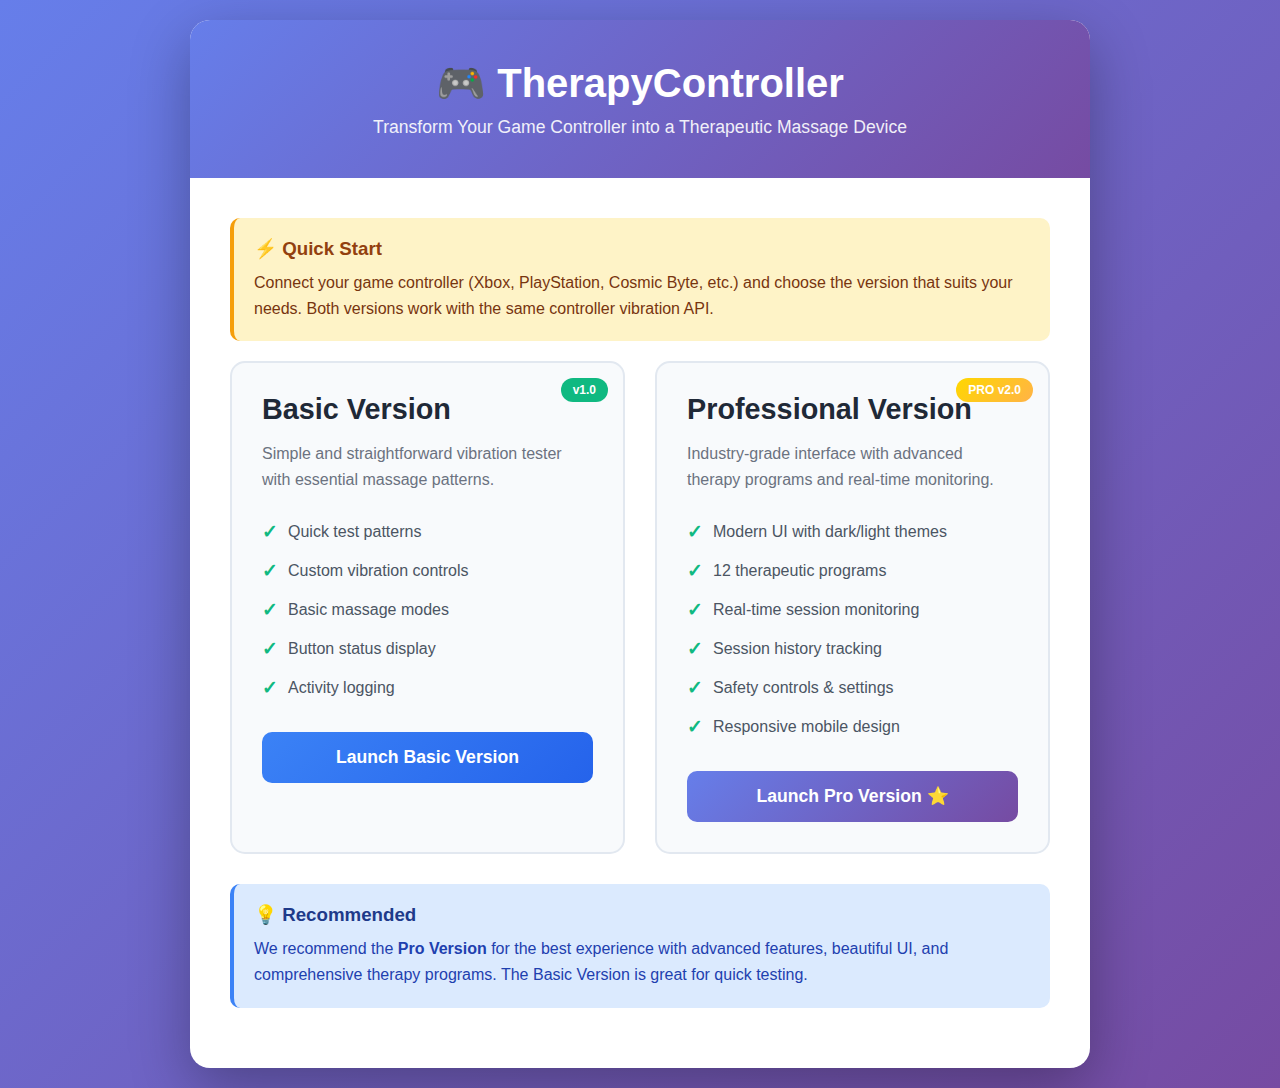
<file: launcher.html>
<!DOCTYPE html>
<html lang="en">
<head>
    <meta charset="UTF-8">
    <meta name="viewport" content="width=device-width, initial-scale=1.0">
    <title>TherapyController - Choose Version</title>
    <style>
        * {
            margin: 0;
            padding: 0;
            box-sizing: border-box;
        }

        body {
            font-family: 'Segoe UI', Tahoma, Geneva, Verdana, sans-serif;
            background: linear-gradient(135deg, #667eea 0%, #764ba2 100%);
            min-height: 100vh;
            display: flex;
            align-items: center;
            justify-content: center;
            padding: 20px;
        }

        .container {
            max-width: 900px;
            background: white;
            border-radius: 20px;
            box-shadow: 0 20px 60px rgba(0, 0, 0, 0.3);
            overflow: hidden;
        }

        .header {
            background: linear-gradient(135deg, #667eea, #764ba2);
            color: white;
            padding: 40px;
            text-align: center;
        }

        .header h1 {
            font-size: 2.5rem;
            margin-bottom: 10px;
        }

        .header p {
            font-size: 1.1rem;
            opacity: 0.9;
        }

        .content {
            padding: 40px;
        }

        .version-grid {
            display: grid;
            grid-template-columns: 1fr 1fr;
            gap: 30px;
            margin-bottom: 30px;
        }

        .version-card {
            background: #f8fafc;
            border: 2px solid #e2e8f0;
            border-radius: 15px;
            padding: 30px;
            transition: all 0.3s ease;
            position: relative;
            overflow: hidden;
        }

        .version-card:hover {
            transform: translateY(-5px);
            box-shadow: 0 10px 30px rgba(0, 0, 0, 0.1);
            border-color: #667eea;
        }

        .version-badge {
            position: absolute;
            top: 15px;
            right: 15px;
            background: #10b981;
            color: white;
            padding: 5px 12px;
            border-radius: 20px;
            font-size: 0.75rem;
            font-weight: 600;
        }

        .version-badge.pro {
            background: linear-gradient(135deg, #ffd700, #ffb347);
        }

        .version-card h2 {
            color: #1f2937;
            font-size: 1.8rem;
            margin-bottom: 15px;
        }

        .version-card p {
            color: #6b7280;
            margin-bottom: 20px;
            line-height: 1.6;
        }

        .features {
            list-style: none;
            margin-bottom: 25px;
        }

        .features li {
            padding: 8px 0;
            color: #4b5563;
            display: flex;
            align-items: center;
            gap: 10px;
        }

        .features li:before {
            content: "✓";
            color: #10b981;
            font-weight: bold;
            font-size: 1.2rem;
        }

        .launch-btn {
            display: block;
            width: 100%;
            padding: 15px 30px;
            background: linear-gradient(135deg, #667eea, #764ba2);
            color: white;
            text-decoration: none;
            border-radius: 10px;
            font-size: 1.1rem;
            font-weight: 600;
            text-align: center;
            transition: all 0.3s ease;
            border: none;
            cursor: pointer;
        }

        .launch-btn:hover {
            transform: translateY(-2px);
            box-shadow: 0 5px 20px rgba(102, 126, 234, 0.4);
        }

        .launch-btn.basic {
            background: linear-gradient(135deg, #3b82f6, #2563eb);
        }

        .info-box {
            background: #fef3c7;
            border-left: 4px solid #f59e0b;
            padding: 20px;
            border-radius: 10px;
            margin-bottom: 20px;
        }

        .info-box h3 {
            color: #92400e;
            margin-bottom: 10px;
            display: flex;
            align-items: center;
            gap: 10px;
        }

        .info-box p {
            color: #78350f;
            line-height: 1.6;
        }

        @media (max-width: 768px) {
            .version-grid {
                grid-template-columns: 1fr;
            }

            .header h1 {
                font-size: 2rem;
            }

            .content {
                padding: 20px;
            }
        }
    </style>
</head>
<body>
    <div class="container">
        <div class="header">
            <h1>🎮 TherapyController</h1>
            <p>Transform Your Game Controller into a Therapeutic Massage Device</p>
        </div>

        <div class="content">
            <div class="info-box">
                <h3>⚡ Quick Start</h3>
                <p>Connect your game controller (Xbox, PlayStation, Cosmic Byte, etc.) and choose the version that suits your needs. Both versions work with the same controller vibration API.</p>
            </div>

            <div class="version-grid">
                <!-- Basic Version -->
                <div class="version-card">
                    <span class="version-badge">v1.0</span>
                    <h2>Basic Version</h2>
                    <p>Simple and straightforward vibration tester with essential massage patterns.</p>
                    
                    <ul class="features">
                        <li>Quick test patterns</li>
                        <li>Custom vibration controls</li>
                        <li>Basic massage modes</li>
                        <li>Button status display</li>
                        <li>Activity logging</li>
                    </ul>

                    <a href="index.html" class="launch-btn basic">Launch Basic Version</a>
                </div>

                <!-- Pro Version -->
                <div class="version-card">
                    <span class="version-badge pro">PRO v2.0</span>
                    <h2>Professional Version</h2>
                    <p>Industry-grade interface with advanced therapy programs and real-time monitoring.</p>
                    
                    <ul class="features">
                        <li>Modern UI with dark/light themes</li>
                        <li>12 therapeutic programs</li>
                        <li>Real-time session monitoring</li>
                        <li>Session history tracking</li>
                        <li>Safety controls & settings</li>
                        <li>Responsive mobile design</li>
                    </ul>

                    <a href="index-pro.html" class="launch-btn">Launch Pro Version ⭐</a>
                </div>
            </div>

            <div class="info-box" style="background: #dbeafe; border-left-color: #3b82f6;">
                <h3 style="color: #1e3a8a;">💡 Recommended</h3>
                <p style="color: #1e40af;">We recommend the <strong>Pro Version</strong> for the best experience with advanced features, beautiful UI, and comprehensive therapy programs. The Basic Version is great for quick testing.</p>
            </div>
        </div>
    </div>
</body>
</html>
</file>
<file: styles-pro.css>
/* Industry-Grade Professional CSS for TherapyController Pro */

/* CSS Reset and Base Styles */
*, *::before, *::after {
    margin: 0;
    padding: 0;
    box-sizing: border-box;
}

:root {
    /* Light Theme Colors */
    --primary-color: #3b82f6;
    --primary-hover: #2563eb;
    --primary-light: #dbeafe;
    --secondary-color: #6b7280;
    --accent-color: #10b981;
    --accent-hover: #059669;
    --warning-color: #f59e0b;
    --danger-color: #ef4444;
    --danger-hover: #dc2626;
    
    /* Background Colors */
    --bg-primary: #ffffff;
    --bg-primary-rgb: 255, 255, 255;
    --bg-secondary: #f8fafc;
    --bg-tertiary: #f1f5f9;
    --bg-accent: #f0f9ff;
    
    /* Text Colors */
    --text-primary: #1f2937;
    --text-secondary: #6b7280;
    --text-tertiary: #9ca3af;
    --text-inverse: #ffffff;
    
    /* Border Colors */
    --border-primary: #e5e7eb;
    --border-secondary: #d1d5db;
    --border-accent: #3b82f6;
    
    /* Shadow Values */
    --shadow-sm: 0 1px 2px 0 rgba(0, 0, 0, 0.05);
    --shadow-md: 0 4px 6px -1px rgba(0, 0, 0, 0.1), 0 2px 4px -1px rgba(0, 0, 0, 0.06);
    --shadow-lg: 0 10px 15px -3px rgba(0, 0, 0, 0.1), 0 4px 6px -2px rgba(0, 0, 0, 0.05);
    --shadow-xl: 0 20px 25px -5px rgba(0, 0, 0, 0.1), 0 10px 10px -5px rgba(0, 0, 0, 0.04);
    
    /* Spacing Scale */
    --space-xs: 0.25rem;
    --space-sm: 0.5rem;
    --space-md: 0.75rem;
    --space-lg: 1rem;
    --space-xl: 1.25rem;
    --space-2xl: 1.5rem;
    
    /* Border Radius */
    --radius-sm: 0.375rem;
    --radius-md: 0.5rem;
    --radius-lg: 0.75rem;
    --radius-xl: 1rem;
    
    /* Typography - Apple San Francisco Font */
    --font-family: -apple-system, BlinkMacSystemFont, 'SF Pro Display', 'SF Pro Text', 'Helvetica Neue', Arial, sans-serif;
    --font-size-xs: 0.75rem;
    --font-size-sm: 0.875rem;
    --font-size-base: 1rem;
    --font-size-lg: 1.125rem;
    --font-size-xl: 1.25rem;
    --font-size-2xl: 1.5rem;
    --font-size-3xl: 1.875rem;
    
    /* Transitions */
    --transition-fast: 150ms ease;
    --transition-normal: 300ms ease;
    --transition-slow: 500ms ease;
}

/* Dark Theme Variables */
.theme-dark {
    --primary-color: #60a5fa;
    --primary-hover: #3b82f6;
    --primary-light: #1e3a5f;
    
    --bg-primary: #0f172a;
    --bg-primary-rgb: 15, 23, 42;
    --bg-secondary: #1e293b;
    --bg-tertiary: #334155;
    --bg-accent: #1e3a5f;
    
    --text-primary: #f1f5f9;
    --text-secondary: #cbd5e1;
    --text-tertiary: #94a3b8;
    
    --border-primary: #334155;
    --border-secondary: #475569;
    --border-accent: #60a5fa;
    
    --shadow-sm: 0 1px 2px 0 rgba(0, 0, 0, 0.3);
    --shadow-md: 0 4px 6px -1px rgba(0, 0, 0, 0.4), 0 2px 4px -1px rgba(0, 0, 0, 0.3);
    --shadow-lg: 0 10px 15px -3px rgba(0, 0, 0, 0.4), 0 4px 6px -2px rgba(0, 0, 0, 0.3);
    --shadow-xl: 0 20px 25px -5px rgba(0, 0, 0, 0.5), 0 10px 10px -5px rgba(0, 0, 0, 0.3);
}

/* Base Styles */
html {
    font-size: 16px;
    scroll-behavior: smooth;
}

body {
    font-family: var(--font-family);
    font-size: var(--font-size-base);
    line-height: 1.6;
    color: var(--text-primary);
    background-color: var(--bg-secondary);
    transition: background-color var(--transition-normal), color var(--transition-normal);
    overflow-x: hidden;
    position: relative;
}

/* Animated background layer */
body::before {
    content: '';
    position: fixed;
    top: 0;
    left: 0;
    width: 100%;
    height: 100%;
    background: 
        radial-gradient(circle at 20% 50%, rgba(59, 130, 246, 0.08) 0%, transparent 50%),
        radial-gradient(circle at 80% 80%, rgba(16, 185, 129, 0.08) 0%, transparent 50%),
        radial-gradient(circle at 40% 20%, rgba(139, 92, 246, 0.06) 0%, transparent 50%),
        radial-gradient(circle at 90% 30%, rgba(59, 130, 246, 0.05) 0%, transparent 50%),
        radial-gradient(circle at 10% 90%, rgba(16, 185, 129, 0.05) 0%, transparent 50%);
    background-size: 200% 200%;
    animation: backgroundShift 20s ease-in-out infinite;
    z-index: -2;
    pointer-events: none;
}

/* Blur layer effect */
body::after {
    content: '';
    position: fixed;
    top: -50%;
    left: -50%;
    width: 200%;
    height: 200%;
    background: 
        radial-gradient(circle at 30% 40%, rgba(59, 130, 246, 0.15) 0%, transparent 30%),
        radial-gradient(circle at 70% 60%, rgba(16, 185, 129, 0.15) 0%, transparent 30%),
        radial-gradient(circle at 50% 80%, rgba(139, 92, 246, 0.12) 0%, transparent 30%);
    filter: blur(80px);
    opacity: 0.6;
    animation: blurFloat 30s ease-in-out infinite;
    z-index: -1;
    pointer-events: none;
}

/* App Container */
.app-container {
    min-height: 100vh;
    display: flex;
    flex-direction: column;
    background: linear-gradient(135deg, 
        rgba(248, 250, 252, 0.8) 0%, 
        rgba(241, 245, 249, 0.8) 100%);
    position: relative;
    z-index: 1;
}

/* Background animation keyframes */
@keyframes backgroundShift {
    0%, 100% {
        background-position: 0% 0%, 100% 100%, 50% 0%, 100% 50%, 0% 100%;
    }
    25% {
        background-position: 100% 50%, 0% 50%, 25% 100%, 50% 0%, 100% 0%;
    }
    50% {
        background-position: 50% 100%, 50% 0%, 75% 50%, 0% 100%, 50% 50%;
    }
    75% {
        background-position: 0% 50%, 100% 50%, 50% 0%, 100% 100%, 0% 0%;
    }
}

@keyframes blurFloat {
    0%, 100% {
        transform: translate(0, 0) rotate(0deg);
    }
    25% {
        transform: translate(10%, 10%) rotate(90deg);
    }
    50% {
        transform: translate(-10%, 5%) rotate(180deg);
    }
    75% {
        transform: translate(5%, -10%) rotate(270deg);
    }
}

/* Header Styles */
.header {
    background: rgba(255, 255, 255, 0.05);
    border: none;
    box-shadow: 0 8px 32px rgba(0, 0, 0, 0.1);
    position: sticky;
    top: var(--space-lg);
    margin: var(--space-lg) var(--space-2xl) 0 var(--space-2xl);
    border-radius: var(--radius-xl);
    z-index: 100;
    backdrop-filter: blur(10px) saturate(150%);
    -webkit-backdrop-filter: blur(10px) saturate(150%);
    border: 1px solid rgba(255, 255, 255, 0.2);
}

.header-content {
    padding: 0 var(--space-xl);
    display: flex;
    align-items: center;
    justify-content: space-between;
    height: 4rem;
}

.logo-section {
    display: flex;
    align-items: center;
    gap: var(--space-md);
}

.logo-icon {
    font-size: var(--font-size-2xl);
    color: var(--primary-color);
}

.app-title {
    font-size: var(--font-size-xl);
    font-weight: 700;
    color: var(--text-primary);
    margin: 0;
    letter-spacing: -0.02em;
}

.version-badge {
    background: var(--primary-light);
    color: var(--primary-color);
    padding: var(--space-xs) var(--space-sm);
    border-radius: var(--radius-sm);
    font-size: var(--font-size-xs);
    font-weight: 600;
}

/* Navigation Tabs */
.nav-tabs {
    display: flex;
    gap: var(--space-xs);
}

.nav-tab {
    display: flex;
    align-items: center;
    gap: var(--space-sm);
    padding: var(--space-md) var(--space-xl);
    background: none;
    border: none;
    color: var(--text-secondary);
    font-size: var(--font-size-base);
    font-weight: 500;
    border-radius: var(--radius-lg);
    cursor: pointer;
    transition: all var(--transition-fast);
    position: relative;
}

.nav-tab i {
    font-size: var(--font-size-lg);
}

.nav-tab:hover {
    color: var(--text-primary);
    background: var(--bg-secondary);
}

.nav-tab.active {
    color: var(--primary-color);
    background: var(--primary-light);
    font-weight: 600;
}

.nav-tab.active::after {
    content: '';
    position: absolute;
    bottom: -1px;
    left: 50%;
    transform: translateX(-50%);
    width: 60%;
    height: 2px;
    background: var(--primary-color);
}

/* Header Controls */
.header-controls {
    display: flex;
    align-items: center;
    gap: var(--space-lg);
}

.theme-toggle {
    background: none;
    border: none;
    color: var(--text-secondary);
    font-size: var(--font-size-lg);
    cursor: pointer;
    padding: var(--space-sm);
    border-radius: var(--radius-md);
    transition: all var(--transition-fast);
}

.theme-toggle:hover {
    color: var(--text-primary);
    background: var(--bg-tertiary);
}

.help-btn {
    background: none;
    border: none;
    color: var(--text-secondary);
    font-size: var(--font-size-lg);
    cursor: pointer;
    padding: var(--space-sm);
    border-radius: var(--radius-md);
    transition: all var(--transition-fast);
}

.help-btn:hover {
    color: var(--primary-color);
    background: var(--bg-tertiary);
}

.connection-status {
    display: flex;
    align-items: center;
    gap: var(--space-sm);
    padding: var(--space-sm) var(--space-md);
    background: var(--bg-tertiary);
    border-radius: var(--radius-md);
}

.status-indicator {
    width: 8px;
    height: 8px;
    border-radius: 50%;
    background: var(--danger-color);
    animation: pulse 2s infinite;
}

.status-indicator.online {
    background: var(--accent-color);
}

.status-indicator.offline {
    background: var(--danger-color);
}

.status-text {
    font-size: var(--font-size-sm);
    font-weight: 500;
    color: var(--text-secondary);
}

/* Main Content */
.main-content {
    flex: 1;
    width: 100%;
    padding: var(--space-2xl) var(--space-xl);
}

/* Tab Content */
.tab-content {
    display: none;
    animation: fadeIn 0.3s ease;
}

.tab-content.active {
    display: block;
}

/* Therapy Layout */
.therapy-layout {
    display: grid;
    grid-template-columns: 300px 1fr;
    gap: var(--space-2xl);
}

/* Control Panel */
.control-panel {
    background: rgba(255, 255, 255, 0.05);
    border-radius: var(--radius-lg);
    box-shadow: 0 8px 32px rgba(0, 0, 0, 0.1);
    padding: var(--space-xl);
    height: fit-content;
    position: sticky;
    top: calc(var(--space-2xl) + 4rem);
    border: 1px solid rgba(255, 255, 255, 0.2);
    backdrop-filter: blur(10px) saturate(150%);
    -webkit-backdrop-filter: blur(10px) saturate(150%);
}

.panel-header {
    margin-bottom: var(--space-lg);
}

.panel-header h2 {
    font-size: var(--font-size-lg);
    font-weight: 600;
    color: var(--text-primary);
    display: flex;
    align-items: center;
    gap: var(--space-sm);
}

.controller-info {
    margin-bottom: var(--space-xl);
}

.info-card {
    background: rgba(255, 255, 255, 0.05);
    border-radius: var(--radius-md);
    padding: var(--space-lg);
    border: 1px solid rgba(255, 255, 255, 0.2);
    backdrop-filter: blur(10px) saturate(150%);
    -webkit-backdrop-filter: blur(10px) saturate(150%);
    box-shadow: 0 8px 32px rgba(0, 0, 0, 0.1);
}

.info-item {
    display: flex;
    justify-content: space-between;
    align-items: center;
    margin-bottom: var(--space-md);
    padding: var(--space-sm) 0;
}

.info-item:last-child {
    margin-bottom: 0;
}

.info-label {
    font-size: var(--font-size-base);
    color: var(--text-secondary);
    font-weight: 500;
}

.info-value {
    font-size: var(--font-size-base);
    color: var(--text-primary);
    font-weight: 600;
}

/* Quick Actions */
.quick-actions {
    margin-bottom: var(--space-xl);
}

.quick-actions h3 {
    font-size: var(--font-size-base);
    font-weight: 600;
    color: var(--text-primary);
    margin-bottom: var(--space-md);
}

.action-grid {
    display: grid;
    gap: var(--space-md);
}

.action-btn {
    display: flex;
    align-items: center;
    justify-content: center;
    gap: var(--space-sm);
    padding: var(--space-md) var(--space-lg);
    border: none;
    border-radius: var(--radius-md);
    font-size: var(--font-size-base);
    font-weight: 600;
    cursor: pointer;
    transition: all var(--transition-fast);
}

.emergency-stop {
    background: var(--danger-color);
    color: var(--text-inverse);
}

.emergency-stop:hover {
    background: var(--danger-hover);
    transform: translateY(-1px);
    box-shadow: var(--shadow-md);
}

.test-vibration {
    background: var(--primary-color);
    color: var(--text-inverse);
}

.test-vibration:hover {
    background: var(--primary-hover);
    transform: translateY(-1px);
    box-shadow: var(--shadow-md);
}

/* Session Info */
.session-info h3 {
    font-size: var(--font-size-base);
    font-weight: 600;
    color: var(--text-primary);
    margin-bottom: var(--space-md);
}

.session-stats {
    display: grid;
    grid-template-columns: 1fr 1fr;
    gap: var(--space-lg);
    background: var(--bg-tertiary);
    padding: var(--space-lg);
    border-radius: var(--radius-md);
}

.stat-item {
    text-align: center;
    padding: var(--space-sm);
}

.stat-item {
    text-align: center;
    padding: var(--space-sm);
    background: var(--bg-tertiary);
    border-radius: var(--radius-md);
}

.stat-value {
    font-size: var(--font-size-lg);
    font-weight: 700;
    color: var(--primary-color);
    margin-bottom: var(--space-xs);
}

.stat-label {
    font-size: var(--font-size-xs);
    color: var(--text-secondary);
    text-transform: uppercase;
    letter-spacing: 0.05em;
}

/* Therapy Area */
.therapy-area {
    padding: 0;
}

.category-header {
    text-align: center;
    margin-bottom: var(--space-2xl);
    padding: var(--space-2xl) var(--space-xl);
    background: rgba(255, 255, 255, 0.05);
    backdrop-filter: blur(15px) saturate(150%);
    -webkit-backdrop-filter: blur(15px) saturate(150%);
    border-radius: var(--radius-xl);
    border: 1px solid rgba(255, 255, 255, 0.2);
    box-shadow: 0 8px 32px rgba(0, 0, 0, 0.1);
    position: relative;
    overflow: hidden;
}

.category-header::before {
    content: '';
    position: absolute;
    top: 0;
    left: 0;
    right: 0;
    height: 100%;
    background: linear-gradient(135deg, 
        rgba(59, 130, 246, 0.05) 0%, 
        transparent 50%, 
        rgba(16, 185, 129, 0.05) 100%);
    pointer-events: none;
}

.category-header h2 {
    font-size: var(--font-size-3xl);
    font-weight: 700;
    color: var(--text-primary);
    margin-bottom: var(--space-sm);
    position: relative;
    background: linear-gradient(135deg, var(--primary-color), var(--accent-color));
    -webkit-background-clip: text;
    -webkit-text-fill-color: transparent;
    background-clip: text;
    letter-spacing: -0.02em;
}

.category-header p {
    font-size: var(--font-size-lg);
    color: var(--text-secondary);
    position: relative;
    font-weight: 400;
}

/* Therapy Categories */
.therapy-category {
    margin-bottom: var(--space-2xl);
    padding: var(--space-xl);
    background: rgba(255, 255, 255, 0.03);
    backdrop-filter: blur(10px) saturate(150%);
    -webkit-backdrop-filter: blur(10px) saturate(150%);
    border-radius: var(--radius-lg);
    border: 1px solid rgba(255, 255, 255, 0.15);
    box-shadow: 0 4px 24px rgba(0, 0, 0, 0.08);
}

.therapy-category:last-child {
    margin-bottom: 0;
}

.category-title {
    display: flex;
    align-items: center;
    gap: var(--space-lg);
    margin-bottom: var(--space-xl);
    padding-bottom: var(--space-lg);
    border-bottom: 2px solid rgba(255, 255, 255, 0.1);
}

.category-icon {
    font-size: var(--font-size-xl);
    padding: var(--space-sm);
    border-radius: var(--radius-md);
    color: var(--text-inverse);
}

.head-icon {
    background: linear-gradient(135deg, #ff6b6b, #ee5a6f);
}

.body-icon {
    background: linear-gradient(135deg, #4ecdc4, #44a08d);
}

.premium-icon {
    background: linear-gradient(135deg, #ffd700, #ffb347);
}

.category-title h3 {
    font-size: var(--font-size-2xl);
    font-weight: 700;
    color: var(--text-primary);
}

.category-subtitle {
    font-size: var(--font-size-base);
    color: var(--text-secondary);
    font-style: italic;
}

/* Therapy Grid */
.therapy-grid {
    display: grid;
    grid-template-columns: repeat(auto-fit, minmax(300px, 1fr));
    gap: var(--space-2xl);
}

/* Therapy Cards */
.therapy-card {
    background: rgba(255, 255, 255, 0.05);
    border: 1px solid rgba(255, 255, 255, 0.2);
    border-radius: var(--radius-lg);
    padding: var(--space-xl);
    transition: all var(--transition-normal);
    position: relative;
    overflow: hidden;
    display: flex;
    flex-direction: column;
    justify-content: space-between;
    min-height: 380px;
    backdrop-filter: blur(10px) saturate(150%);
    -webkit-backdrop-filter: blur(10px) saturate(150%);
    box-shadow: 0 8px 32px rgba(0, 0, 0, 0.1);
    animation: cardFadeIn 0.6s ease-out backwards;
}

/* Staggered animation for cards */
.therapy-card:nth-child(1) { animation-delay: 0.1s; }
.therapy-card:nth-child(2) { animation-delay: 0.2s; }
.therapy-card:nth-child(3) { animation-delay: 0.3s; }
.therapy-card:nth-child(4) { animation-delay: 0.4s; }

/* Shimmer effect on hover */
.therapy-card::after {
    content: '';
    position: absolute;
    top: -50%;
    left: -50%;
    width: 200%;
    height: 200%;
    background: linear-gradient(
        45deg,
        transparent 30%,
        rgba(255, 255, 255, 0.1) 50%,
        transparent 70%
    );
    transform: translateX(-100%) translateY(-100%) rotate(45deg);
    transition: transform 0.6s ease;
    pointer-events: none;
    z-index: 1;
}

.therapy-card:hover::after {
    transform: translateX(100%) translateY(100%) rotate(45deg);
}

/* Ensure card content is above effects */
.therapy-card > * {
    position: relative;
    z-index: 2;
}

.therapy-card:hover {
    transform: translateY(-6px) scale(1.02);
    box-shadow: 0 16px 48px rgba(0, 0, 0, 0.2);
    border-color: var(--border-accent);
    background: rgba(255, 255, 255, 0.1);
}

/* Card fade-in animation */
@keyframes cardFadeIn {
    from {
        opacity: 0;
        transform: translateY(30px);
    }
    to {
        opacity: 1;
        transform: translateY(0);
    }
}

.premium-card {
    background: rgba(245, 158, 11, 0.08);
    border: 2px solid rgba(245, 158, 11, 0.4);
    backdrop-filter: blur(10px) saturate(150%);
    -webkit-backdrop-filter: blur(10px) saturate(150%);
}

.premium-card:hover {
    background: rgba(245, 158, 11, 0.12);
    border-color: rgba(245, 158, 11, 0.6);
}

.premium-badge {
    position: absolute;
    top: var(--space-lg);
    right: var(--space-lg);
    background: var(--warning-color);
    color: var(--text-inverse);
    padding: var(--space-xs) var(--space-md);
    border-radius: var(--radius-md);
    font-size: var(--font-size-xs);
    font-weight: 600;
    text-transform: uppercase;
    letter-spacing: 0.5px;
}

.card-header {
    display: flex;
    align-items: center;
    gap: var(--space-md);
    margin-bottom: var(--space-lg);
    min-height: 45px;
}

.card-header i {
    font-size: 2rem;
    color: var(--primary-color);
    flex-shrink: 0;
}

.card-header h4 {
    font-size: var(--font-size-xl);
    font-weight: 600;
    color: var(--text-primary);
    margin: 0;
}

.card-description {
    color: var(--text-secondary);
    margin-bottom: auto;
    line-height: 1.6;
    font-size: var(--font-size-base);
    min-height: 60px;
}

.card-meta {
    display: flex;
    justify-content: space-between;
    align-items: center;
    gap: var(--space-lg);
    margin-bottom: auto;
    padding: var(--space-md) var(--space-lg);
    background: rgba(255, 255, 255, 0.05);
    border-radius: var(--radius-md);
    min-height: 50px;
    border: 1px solid rgba(255, 255, 255, 0.1);
    backdrop-filter: blur(5px);
    -webkit-backdrop-filter: blur(5px);
}

.duration, .intensity {
    display: flex;
    align-items: center;
    gap: var(--space-sm);
    font-size: var(--font-size-base);
    font-weight: 500;
}

.intensity.very-low { color: #10b981; }
.intensity.low { color: #3b82f6; }
.intensity.medium { color: #f59e0b; }
.intensity.high { color: #ef4444; }

/* Therapy Buttons */
.therapy-btn {
    width: 100%;
    display: flex;
    align-items: center;
    justify-content: center;
    gap: var(--space-sm);
    padding: var(--space-md) var(--space-xl);
    background: var(--primary-color);
    color: var(--text-inverse);
    border: none;
    border-radius: var(--radius-lg);
    font-size: var(--font-size-base);
    font-weight: 600;
    cursor: pointer;
    transition: all var(--transition-fast);
    min-height: 48px;
}

.therapy-btn:hover:not(:disabled) {
    background: var(--primary-hover);
    transform: translateY(-1px);
    box-shadow: var(--shadow-md);
}

.therapy-btn:disabled {
    background: var(--text-tertiary);
    cursor: not-allowed;
    transform: none;
    box-shadow: none;
}

.premium-btn {
    background: linear-gradient(135deg, var(--warning-color), #f97316);
}

.premium-btn:hover:not(:disabled) {
    background: linear-gradient(135deg, #d97706, #ea580c);
}

.therapy-btn.active {
    background: var(--accent-color);
    animation: pulse 2s infinite;
}

/* Session Overlay */
.session-overlay {
    position: fixed;
    top: 0;
    left: 0;
    right: 0;
    bottom: 0;
    background: rgba(0, 0, 0, 0.8);
    backdrop-filter: blur(8px);
    display: none;
    align-items: center;
    justify-content: center;
    z-index: 1000;
    animation: fadeIn 0.3s ease;
}

.session-overlay.active {
    display: flex;
}

.session-modal {
    background: var(--bg-primary);
    border-radius: var(--radius-xl);
    box-shadow: var(--shadow-xl);
    padding: var(--space-2xl);
    max-width: 500px;
    width: 90%;
    max-height: 90vh;
    overflow-y: auto;
}

.session-header {
    display: flex;
    justify-content: space-between;
    align-items: center;
    margin-bottom: var(--space-xl);
}

.session-header h3 {
    font-size: var(--font-size-xl);
    font-weight: 600;
    color: var(--text-primary);
}

.close-session {
    background: none;
    border: none;
    color: var(--text-secondary);
    font-size: var(--font-size-lg);
    cursor: pointer;
    padding: var(--space-sm);
    border-radius: var(--radius-md);
    transition: all var(--transition-fast);
}

.close-session:hover {
    color: var(--text-primary);
    background: var(--bg-tertiary);
}

.session-content {
    display: flex;
    flex-direction: column;
    align-items: center;
    gap: var(--space-xl);
    margin-bottom: var(--space-xl);
}

/* Progress Circle */
.progress-circle {
    position: relative;
    display: flex;
    align-items: center;
    justify-content: center;
}

.progress-ring {
    transform: rotate(-90deg);
}

.progress-ring-circle {
    transition: stroke-dashoffset var(--transition-slow);
}

.progress-ring-circle.progress {
    stroke-dasharray: 326.73;
    stroke-dashoffset: 326.73;
}

.progress-text {
    position: absolute;
    text-align: center;
}

.progress-time {
    font-size: var(--font-size-2xl);
    font-weight: 700;
    color: var(--primary-color);
}

.progress-label {
    font-size: var(--font-size-sm);
    color: var(--text-secondary);
}

/* Session Details */
.session-details {
    width: 100%;
    display: flex;
    flex-direction: column;
    gap: var(--space-lg);
}

.intensity-meter label,
.session-stage label {
    display: block;
    font-size: var(--font-size-sm);
    font-weight: 600;
    color: var(--text-primary);
    margin-bottom: var(--space-sm);
}

.meter-bar {
    width: 100%;
    height: 8px;
    background: var(--bg-tertiary);
    border-radius: var(--radius-sm);
    overflow: hidden;
    margin-bottom: var(--space-sm);
}

.meter-fill {
    height: 100%;
    background: linear-gradient(90deg, var(--accent-color), var(--primary-color));
    border-radius: var(--radius-sm);
    transition: width var(--transition-normal);
    width: 0%;
}

.intensity-value {
    font-size: var(--font-size-sm);
    font-weight: 600;
    color: var(--primary-color);
}

.stage-info {
    font-size: var(--font-size-base);
    color: var(--text-secondary);
    padding: var(--space-md);
    background: var(--bg-tertiary);
    border-radius: var(--radius-md);
    text-align: center;
}

/* Session Controls */
.session-controls {
    display: flex;
    gap: var(--space-md);
}

.control-btn {
    flex: 1;
    display: flex;
    align-items: center;
    justify-content: center;
    gap: var(--space-sm);
    padding: var(--space-md) var(--space-lg);
    border: none;
    border-radius: var(--radius-md);
    font-size: var(--font-size-sm);
    font-weight: 600;
    cursor: pointer;
    transition: all var(--transition-fast);
}

.pause-btn {
    background: var(--warning-color);
    color: var(--text-inverse);
}

.pause-btn:hover {
    background: #d97706;
    transform: translateY(-1px);
}

.stop-btn {
    background: var(--danger-color);
    color: var(--text-inverse);
}

.stop-btn:hover {
    background: var(--danger-hover);
    transform: translateY(-1px);
}

/* Settings Styles */
.settings-container {
    max-width: 800px;
    margin: 0 auto;
}

.settings-grid {
    display: grid;
    gap: var(--space-xl);
}

.setting-group {
    background: var(--bg-primary);
    border-radius: var(--radius-lg);
    padding: var(--space-xl);
    box-shadow: var(--shadow-md);
}

.setting-group h3 {
    font-size: var(--font-size-xl);
    font-weight: 600;
    color: var(--text-primary);
    margin-bottom: var(--space-lg);
}

.setting-item {
    display: flex;
    justify-content: space-between;
    align-items: center;
    padding: var(--space-md) 0;
    border-bottom: 1px solid var(--border-primary);
}

.setting-item:last-child {
    border-bottom: none;
}

.setting-item label {
    font-size: var(--font-size-base);
    font-weight: 500;
    color: var(--text-primary);
}

.setting-item select {
    padding: var(--space-sm) var(--space-md);
    border: 1px solid var(--border-primary);
    border-radius: var(--radius-md);
    background: var(--bg-secondary);
    color: var(--text-primary);
    font-size: var(--font-size-sm);
}

/* Responsive Design */
@media (max-width: 1200px) {
    .therapy-layout {
        grid-template-columns: 280px 1fr;
        gap: var(--space-lg);
    }
}

@media (max-width: 1024px) {
    .therapy-layout {
        grid-template-columns: 1fr;
        gap: var(--space-lg);
    }
    
    .control-panel {
        position: static;
        order: 2;
    }
    
    .therapy-area {
        order: 1;
    }
}

@media (max-width: 768px) {
    .header-content {
        padding: 0 var(--space-md);
        flex-wrap: wrap;
        height: auto;
        min-height: 4rem;
    }
    
    .nav-tabs {
        order: 3;
        width: 100%;
        justify-content: center;
        padding: var(--space-md) 0;
    }
    
    .nav-tab {
        flex-direction: column;
        gap: var(--space-xs);
        padding: var(--space-sm);
    }
    
    .nav-tab span {
        font-size: var(--font-size-xs);
    }
    
    .main-content {
        padding: var(--space-lg);
    }
    
    .therapy-grid {
        grid-template-columns: 1fr;
    }
    
    .session-modal {
        width: 95%;
        padding: var(--space-lg);
    }
    
    .session-controls {
        flex-direction: column;
    }
}

@media (max-width: 480px) {
    .logo-section {
        gap: var(--space-sm);
    }
    
    .app-title {
        font-size: var(--font-size-lg);
    }
    
    .version-badge {
        display: none;
    }
    
    .main-content {
        padding: var(--space-md);
    }
    
    .therapy-area {
        padding: var(--space-lg);
    }
    
    .category-title {
        flex-direction: column;
        text-align: center;
        gap: var(--space-md);
    }
}

/* Dark Theme Specific Improvements */
.theme-dark .therapy-card {
    background: rgba(0, 0, 0, 0.1);
    border-color: rgba(255, 255, 255, 0.15);
}

.theme-dark .therapy-card:hover {
    background: rgba(0, 0, 0, 0.15);
    border-color: #60a5fa;
}

.theme-dark .premium-card {
    background: rgba(245, 158, 11, 0.1);
    border-color: rgba(245, 158, 11, 0.5);
}

.theme-dark .premium-card:hover {
    background: rgba(245, 158, 11, 0.15);
    border-color: rgba(245, 158, 11, 0.7);
}

.theme-dark .control-panel {
    background: rgba(0, 0, 0, 0.1);
    border-color: rgba(255, 255, 255, 0.15);
    backdrop-filter: blur(10px) saturate(150%);
    -webkit-backdrop-filter: blur(10px) saturate(150%);
}

.theme-dark .info-card,
.theme-dark .card-meta {
    background: rgba(0, 0, 0, 0.1);
    border: 1px solid rgba(255, 255, 255, 0.1);
}

.theme-dark .header {
    background: rgba(0, 0, 0, 0.1);
    border: 1px solid rgba(255, 255, 255, 0.15);
    box-shadow: 0 8px 32px rgba(0, 0, 0, 0.4);
}

.theme-dark .app-container {
    background: linear-gradient(135deg, 
        rgba(15, 23, 42, 0.9) 0%, 
        rgba(30, 41, 59, 0.9) 100%);
}

/* Dark theme blur effects */
.theme-dark body::before {
    background: 
        radial-gradient(circle at 20% 50%, rgba(59, 130, 246, 0.12) 0%, transparent 50%),
        radial-gradient(circle at 80% 80%, rgba(16, 185, 129, 0.12) 0%, transparent 50%),
        radial-gradient(circle at 40% 20%, rgba(139, 92, 246, 0.1) 0%, transparent 50%),
        radial-gradient(circle at 90% 30%, rgba(59, 130, 246, 0.08) 0%, transparent 50%),
        radial-gradient(circle at 10% 90%, rgba(16, 185, 129, 0.08) 0%, transparent 50%);
}

.theme-dark body::after {
    background: 
        radial-gradient(circle at 30% 40%, rgba(59, 130, 246, 0.2) 0%, transparent 30%),
        radial-gradient(circle at 70% 60%, rgba(16, 185, 129, 0.2) 0%, transparent 30%),
        radial-gradient(circle at 50% 80%, rgba(139, 92, 246, 0.18) 0%, transparent 30%);
    opacity: 0.4;
}

.theme-dark .session-modal {
    background: linear-gradient(135deg, #1e293b 0%, #334155 100%);
    border-color: #475569;
}

.theme-dark .progress-bar {
    background: #0f172a;
}

.theme-dark .nav-tab:hover {
    background: #334155;
}

.theme-dark .nav-tab.active {
    background: #1e3a5f;
}

/* Session Setup Dialog */
.session-setup-overlay {
    position: fixed;
    top: 0;
    left: 0;
    right: 0;
    bottom: 0;
    background: rgba(0, 0, 0, 0.4);
    backdrop-filter: blur(8px);
    display: none;
    align-items: center;
    justify-content: center;
    z-index: 2000;
    animation: fadeIn 0.3s ease;
}

.session-setup-overlay.active {
    display: flex;
}

.session-setup-modal {
    background: rgba(var(--bg-primary-rgb), 0.95);
    border-radius: var(--radius-xl);
    box-shadow: 0 20px 60px rgba(0, 0, 0, 0.3);
    padding: var(--space-xl) var(--space-2xl);
    max-width: 500px;
    width: 85%;
    max-height: 85vh;
    overflow-y: auto;
    border: 1px solid rgba(255, 255, 255, 0.1);
    animation: slideUp 0.4s ease;
}

/* Wizard Progress */
.wizard-progress {
    display: flex;
    align-items: center;
    justify-content: center;
    gap: var(--space-md);
    margin-bottom: var(--space-xl);
}

.progress-step {
    width: 40px;
    height: 40px;
    border-radius: 50%;
    background: var(--bg-tertiary);
    border: 2px solid var(--border-primary);
    display: flex;
    align-items: center;
    justify-content: center;
    font-weight: 700;
    color: var(--text-secondary);
    transition: all var(--transition-normal);
}

.progress-step.active {
    background: var(--primary-color);
    border-color: var(--primary-color);
    color: var(--text-inverse);
    transform: scale(1.1);
}

.progress-step.completed {
    background: var(--accent-color);
    border-color: var(--accent-color);
    color: var(--text-inverse);
}

.progress-line {
    width: 60px;
    height: 3px;
    background: var(--border-primary);
    transition: all var(--transition-normal);
}

.progress-line.completed {
    background: var(--accent-color);
}

.setup-header {
    text-align: center;
    margin-bottom: var(--space-2xl);
    padding-bottom: var(--space-xl);
    border-bottom: 2px solid var(--border-primary);
}

.setup-header h2 {
    font-size: var(--font-size-2xl);
    font-weight: 700;
    color: var(--text-primary);
    margin-bottom: var(--space-sm);
    display: flex;
    align-items: center;
    justify-content: center;
    gap: var(--space-md);
}

.setup-subtitle {
    color: var(--text-secondary);
    font-size: var(--font-size-lg);
}

.setup-content {
    margin-bottom: var(--space-2xl);
}

/* Duration Presets */
.duration-presets {
    display: grid;
    grid-template-columns: repeat(auto-fit, minmax(120px, 1fr));
    gap: var(--space-lg);
    margin-bottom: var(--space-xl);
}

.preset-btn {
    display: flex;
    flex-direction: column;
    align-items: center;
    gap: var(--space-sm);
    padding: var(--space-xl);
    background: var(--bg-secondary);
    border: 3px solid var(--border-primary);
    border-radius: var(--radius-xl);
    cursor: pointer;
    transition: all var(--transition-fast);
}

.preset-btn:hover {
    border-color: var(--primary-color);
    transform: translateY(-4px);
    box-shadow: var(--shadow-lg);
}

.preset-btn.active {
    border-color: var(--primary-color);
    background: var(--primary-light);
    transform: translateY(-2px);
}

.preset-btn i {
    font-size: 2rem;
    color: var(--primary-color);
}

.preset-time {
    font-size: var(--font-size-2xl);
    font-weight: 700;
    color: var(--text-primary);
}

.preset-label {
    font-size: var(--font-size-sm);
    color: var(--text-secondary);
    font-weight: 500;
}

.custom-duration {
    display: flex;
    flex-direction: column;
    gap: var(--space-sm);
}

.custom-duration label {
    font-size: var(--font-size-base);
    font-weight: 600;
    color: var(--text-secondary);
}

.custom-duration input {
    padding: var(--space-lg);
    border: 2px solid var(--border-primary);
    border-radius: var(--radius-lg);
    font-size: var(--font-size-lg);
    background: var(--bg-secondary);
    color: var(--text-primary);
    transition: all var(--transition-fast);
}

.custom-duration input:focus {
    outline: none;
    border-color: var(--primary-color);
    box-shadow: 0 0 0 3px var(--primary-light);
}

/* Breathing Choice Cards */
.breathing-choice {
    display: grid;
    grid-template-columns: repeat(2, 1fr);
    gap: var(--space-lg);
    margin-bottom: var(--space-2xl);
}

.choice-card {
    display: flex;
    flex-direction: column;
    align-items: center;
    gap: var(--space-md);
    padding: var(--space-2xl);
    background: var(--bg-secondary);
    border: 3px solid var(--border-primary);
    border-radius: var(--radius-xl);
    cursor: pointer;
    transition: all var(--transition-fast);
    position: relative;
    text-align: center;
}

.choice-card:hover {
    border-color: var(--accent-color);
    transform: translateY(-4px);
    box-shadow: var(--shadow-lg);
}

.choice-card.active {
    border-color: var(--accent-color);
    background: #d1fae5;
}

.theme-dark .choice-card.active {
    background: #064e3b;
}

.choice-icon {
    width: 80px;
    height: 80px;
    border-radius: 50%;
    background: var(--bg-primary);
    display: flex;
    align-items: center;
    justify-content: center;
    margin-bottom: var(--space-sm);
}

.choice-icon i {
    font-size: 2.5rem;
    color: var(--accent-color);
}

.choice-card h3 {
    font-size: var(--font-size-lg);
    font-weight: 700;
    color: var(--text-primary);
    margin: 0;
}

.choice-card p {
    font-size: var(--font-size-sm);
    color: var(--text-secondary);
    margin: 0;
    line-height: 1.5;
}

.choice-badge {
    position: absolute;
    top: var(--space-md);
    right: var(--space-md);
    background: var(--warning-color);
    color: var(--text-inverse);
    padding: var(--space-xs) var(--space-md);
    border-radius: var(--radius-lg);
    font-size: var(--font-size-xs);
    font-weight: 700;
    text-transform: uppercase;
}

/* Breathing Patterns */
.breathing-patterns {
    padding: var(--space-xl);
    background: var(--bg-secondary);
    border-radius: var(--radius-lg);
}

.breathing-patterns h3 {
    font-size: var(--font-size-lg);
    font-weight: 600;
    color: var(--text-primary);
    margin-bottom: var(--space-lg);
    text-align: center;
}

.pattern-grid {
    display: grid;
    grid-template-columns: repeat(2, 1fr);
    gap: var(--space-md);
}

.pattern-option {
    cursor: pointer;
}

.pattern-option input[type="radio"] {
    display: none;
}

.pattern-card {
    padding: var(--space-lg);
    background: var(--bg-primary);
    border: 2px solid var(--border-primary);
    border-radius: var(--radius-lg);
    transition: all var(--transition-fast);
}

.pattern-option input[type="radio"]:checked + .pattern-card {
    border-color: var(--accent-color);
    background: #d1fae5;
    transform: scale(1.02);
}

.theme-dark .pattern-option input[type="radio"]:checked + .pattern-card {
    background: #064e3b;
}

.pattern-card:hover {
    border-color: var(--accent-color);
    transform: translateY(-2px);
}

.pattern-name {
    font-size: var(--font-size-base);
    font-weight: 700;
    color: var(--text-primary);
    margin-bottom: var(--space-xs);
}

.pattern-desc {
    font-size: var(--font-size-sm);
    color: var(--text-secondary);
    margin-bottom: var(--space-sm);
}

.pattern-benefit {
    font-size: var(--font-size-xs);
    color: var(--accent-color);
    font-weight: 600;
}

/* Setup Actions */
.setup-actions {
    display: flex;
    gap: var(--space-md);
    padding-top: var(--space-xl);
    border-top: 2px solid var(--border-primary);
}

.setup-btn {
    flex: 1;
    display: flex;
    align-items: center;
    justify-content: center;
    gap: var(--space-sm);
    padding: var(--space-lg) var(--space-xl);
    border: none;
    border-radius: var(--radius-lg);
    font-size: var(--font-size-lg);
    font-weight: 600;
    cursor: pointer;
    transition: all var(--transition-fast);
}

.cancel-btn, .back-btn {
    background: var(--bg-tertiary);
    color: var(--text-primary);
    border: 2px solid var(--border-primary);
}

.cancel-btn:hover, .back-btn:hover {
    background: var(--bg-secondary);
    transform: translateY(-2px);
}

.next-btn {
    background: var(--primary-color);
    color: var(--text-inverse);
}

.next-btn:hover {
    background: var(--primary-hover);
    transform: translateY(-2px);
    box-shadow: var(--shadow-lg);
}

.start-btn {
    background: linear-gradient(135deg, var(--accent-color), #059669);
    color: var(--text-inverse);
}

.start-btn:hover {
    background: linear-gradient(135deg, #059669, #047857);
    transform: translateY(-2px);
    box-shadow: var(--shadow-lg);
}

/* Breathing Guide */
.breathing-guide {
    margin-top: var(--space-2xl);
    padding-top: var(--space-2xl);
    border-top: 2px solid var(--border-primary);
    text-align: center;
}

.breathing-circle {
    position: relative;
    width: 250px;
    height: 250px;
    margin: 0 auto var(--space-xl);
    display: flex;
    align-items: center;
    justify-content: center;
}

.breathing-animation {
    width: 150px;
    height: 150px;
    background: linear-gradient(135deg, var(--accent-color), var(--primary-color));
    border-radius: 50%;
    box-shadow: 0 0 40px rgba(59, 130, 246, 0.5);
    display: flex;
    align-items: center;
    justify-content: center;
    transition: all 0.5s ease-in-out;
}

.breathing-animation.breathe-in {
    animation: breatheIn 4s ease-in-out forwards;
}

.breathing-animation.breathe-out {
    animation: breatheOut 8s ease-in-out forwards;
}

.breathing-animation.hold {
    animation: hold 7s ease-in-out forwards;
}

.breathing-instruction {
    font-size: var(--font-size-2xl);
    font-weight: 700;
    color: var(--text-inverse);
    text-shadow: 0 2px 8px rgba(0, 0, 0, 0.3);
}

.breathing-counter {
    font-size: var(--font-size-lg);
    color: var(--text-secondary);
    font-weight: 600;
}

/* Welcome Overlay */
.welcome-overlay {
    position: fixed;
    top: 0;
    left: 0;
    right: 0;
    bottom: 0;
    background: rgba(0, 0, 0, 0.4);
    backdrop-filter: blur(8px);
    display: none;
    align-items: center;
    justify-content: center;
    z-index: 3000;
    animation: fadeIn 0.3s ease;
}

.welcome-overlay.active {
    display: flex;
}

.welcome-modal {
    background: rgba(var(--bg-primary-rgb), 0.95);
    border-radius: var(--radius-xl);
    box-shadow: 0 20px 60px rgba(0, 0, 0, 0.3);
    padding: var(--space-xl) var(--space-2xl);
    max-width: 500px;
    width: 85%;
    position: relative;
    border: 1px solid rgba(255, 255, 255, 0.1);
}

.close-welcome {
    position: absolute;
    top: var(--space-lg);
    right: var(--space-lg);
    background: none;
    border: none;
    color: var(--text-secondary);
    font-size: var(--font-size-xl);
    cursor: pointer;
    padding: var(--space-sm);
    border-radius: var(--radius-md);
    transition: all var(--transition-fast);
}

.close-welcome:hover {
    background: var(--bg-tertiary);
    color: var(--text-primary);
}

.welcome-content {
    text-align: center;
}

.welcome-icon {
    width: 100px;
    height: 100px;
    margin: 0 auto var(--space-xl);
    background: linear-gradient(135deg, var(--primary-color), var(--accent-color));
    border-radius: 50%;
    display: flex;
    align-items: center;
    justify-content: center;
}

.welcome-icon i {
    font-size: 3rem;
    color: var(--text-inverse);
}

.welcome-content h2 {
    font-size: var(--font-size-3xl);
    font-weight: 700;
    color: var(--text-primary);
    margin-bottom: var(--space-md);
}

.welcome-intro {
    font-size: var(--font-size-lg);
    color: var(--text-secondary);
    margin-bottom: var(--space-2xl);
    line-height: 1.6;
}

.welcome-steps {
    display: grid;
    gap: var(--space-lg);
    margin-bottom: var(--space-2xl);
    text-align: left;
}

.welcome-step {
    display: flex;
    gap: var(--space-lg);
    padding: var(--space-lg);
    background: var(--bg-secondary);
    border-radius: var(--radius-lg);
    border: 2px solid var(--border-primary);
}

.step-number {
    width: 40px;
    height: 40px;
    flex-shrink: 0;
    background: var(--primary-color);
    color: var(--text-inverse);
    border-radius: 50%;
    display: flex;
    align-items: center;
    justify-content: center;
    font-weight: 700;
    font-size: var(--font-size-lg);
}

.step-content h3 {
    font-size: var(--font-size-base);
    font-weight: 600;
    color: var(--text-primary);
    margin-bottom: var(--space-xs);
}

.step-content p {
    font-size: var(--font-size-sm);
    color: var(--text-secondary);
    margin: 0;
}

.welcome-tips {
    background: var(--bg-secondary);
    padding: var(--space-xl);
    border-radius: var(--radius-lg);
    margin-bottom: var(--space-2xl);
    text-align: left;
}

.welcome-tips h3 {
    font-size: var(--font-size-lg);
    font-weight: 600;
    color: var(--text-primary);
    margin-bottom: var(--space-md);
    display: flex;
    align-items: center;
    gap: var(--space-sm);
}

.welcome-tips i {
    color: var(--warning-color);
}

.welcome-tips ul {
    list-style: none;
    padding: 0;
}

.welcome-tips li {
    padding: var(--space-sm) 0;
    color: var(--text-secondary);
    padding-left: var(--space-lg);
    position: relative;
}

.welcome-tips li::before {
    content: '✓';
    position: absolute;
    left: 0;
    color: var(--accent-color);
    font-weight: 700;
}

.welcome-actions {
    display: flex;
    align-items: center;
    justify-content: space-between;
    padding-top: var(--space-xl);
    border-top: 2px solid var(--border-primary);
}

.dont-show-again {
    display: flex;
    align-items: center;
    gap: var(--space-sm);
    cursor: pointer;
    color: var(--text-secondary);
    font-size: var(--font-size-sm);
}

.dont-show-again input[type="checkbox"] {
    cursor: pointer;
}

.welcome-btn {
    display: flex;
    align-items: center;
    gap: var(--space-sm);
    padding: var(--space-lg) var(--space-2xl);
    background: linear-gradient(135deg, var(--primary-color), var(--accent-color));
    color: var(--text-inverse);
    border: none;
    border-radius: var(--radius-lg);
    font-size: var(--font-size-lg);
    font-weight: 600;
    cursor: pointer;
    transition: all var(--transition-fast);
}

.welcome-btn:hover {
    transform: translateY(-2px);
    box-shadow: var(--shadow-xl);
}

/* Quick Help Popup */
.quick-help-popup {
    position: fixed;
    top: 80px;
    right: -400px;
    width: 380px;
    background: var(--bg-primary);
    border-radius: var(--radius-lg);
    box-shadow: var(--shadow-xl);
    border: 1px solid var(--border-primary);
    z-index: 1500;
    transition: right var(--transition-normal);
}

.quick-help-popup.active {
    right: var(--space-xl);
}

.help-popup-content {
    padding: var(--space-xl);
}

.close-help-popup {
    position: absolute;
    top: var(--space-md);
    right: var(--space-md);
    background: none;
    border: none;
    color: var(--text-secondary);
    font-size: var(--font-size-lg);
    cursor: pointer;
    padding: var(--space-xs);
    transition: all var(--transition-fast);
}

.close-help-popup:hover {
    color: var(--text-primary);
}

.help-popup-content h3 {
    font-size: var(--font-size-lg);
    font-weight: 600;
    color: var(--text-primary);
    margin-bottom: var(--space-lg);
    display: flex;
    align-items: center;
    gap: var(--space-sm);
}

.help-sections {
    display: flex;
    flex-direction: column;
    gap: var(--space-lg);
    margin-bottom: var(--space-lg);
}

.help-section h4 {
    font-size: var(--font-size-base);
    font-weight: 600;
    color: var(--text-primary);
    margin-bottom: var(--space-sm);
}

.help-section ul {
    list-style: none;
    padding: 0;
    margin: 0;
}

.help-section li {
    font-size: var(--font-size-sm);
    color: var(--text-secondary);
    padding: var(--space-xs) 0;
    padding-left: var(--space-lg);
    position: relative;
}

.help-section li::before {
    content: '→';
    position: absolute;
    left: 0;
    color: var(--primary-color);
}

.help-section kbd {
    display: inline-block;
    padding: 2px 6px;
    background: var(--bg-tertiary);
    border: 1px solid var(--border-primary);
    border-radius: var(--radius-sm);
    font-family: monospace;
    font-size: var(--font-size-xs);
    color: var(--text-primary);
}

.help-btn-full {
    width: 100%;
    padding: var(--space-md);
    background: var(--primary-color);
    color: var(--text-inverse);
    border: none;
    border-radius: var(--radius-md);
    font-weight: 600;
    cursor: pointer;
    transition: all var(--transition-fast);
}

.help-btn-full:hover {
    background: var(--primary-hover);
}

/* Toast Notifications */
.toast-container {
    position: fixed;
    bottom: var(--space-xl);
    right: var(--space-xl);
    z-index: 2500;
    display: flex;
    flex-direction: column;
    gap: var(--space-md);
}

.toast {
    min-width: 300px;
    padding: var(--space-lg);
    background: var(--bg-primary);
    border-radius: var(--radius-lg);
    box-shadow: var(--shadow-xl);
    border: 1px solid var(--border-primary);
    display: flex;
    align-items: center;
    gap: var(--space-md);
    animation: slideInRight 0.3s ease;
}

.toast.success {
    border-left: 4px solid var(--accent-color);
}

.toast.error {
    border-left: 4px solid var(--danger-color);
}

.toast.info {
    border-left: 4px solid var(--primary-color);
}

.toast.warning {
    border-left: 4px solid var(--warning-color);
}

.toast-icon {
    font-size: var(--font-size-xl);
}

.toast.success .toast-icon {
    color: var(--accent-color);
}

.toast.error .toast-icon {
    color: var(--danger-color);
}

.toast.info .toast-icon {
    color: var(--primary-color);
}

.toast.warning .toast-icon {
    color: var(--warning-color);
}

.toast-content {
    flex: 1;
}

.toast-title {
    font-weight: 600;
    color: var(--text-primary);
    margin-bottom: var(--space-xs);
}

.toast-message {
    font-size: var(--font-size-sm);
    color: var(--text-secondary);
}

/* Therapy Filter */
.therapy-filter {
    display: flex;
    gap: var(--space-md);
    margin-bottom: var(--space-2xl);
    flex-wrap: wrap;
    padding: var(--space-lg);
    background: var(--bg-primary);
    border-radius: var(--radius-lg);
    border: 1px solid var(--border-primary);
}

.filter-btn {
    display: flex;
    align-items: center;
    gap: var(--space-sm);
    padding: var(--space-md) var(--space-xl);
    background: rgba(255, 255, 255, 0.05);
    border: 2px solid rgba(255, 255, 255, 0.2);
    border-radius: var(--radius-lg);
    font-size: var(--font-size-base);
    font-weight: 600;
    color: var(--text-secondary);
    cursor: pointer;
    transition: all var(--transition-fast);
    backdrop-filter: blur(10px);
    -webkit-backdrop-filter: blur(10px);
}

.filter-btn:hover {
    border-color: var(--primary-color);
    color: var(--text-primary);
    transform: translateY(-2px);
    background: rgba(255, 255, 255, 0.08);
}

.filter-btn.active {
    background: var(--primary-color);
    border-color: var(--primary-color);
    color: var(--text-inverse);
}

/* Premium Filter Button */
.filter-btn[data-filter="premium"] {
    background: rgba(245, 158, 11, 0.1);
    border: 2px solid rgba(245, 158, 11, 0.4);
    color: var(--warning-color);
}

.filter-btn[data-filter="premium"]:hover {
    background: rgba(245, 158, 11, 0.15);
    border-color: rgba(245, 158, 11, 0.6);
    color: var(--warning-color);
    transform: translateY(-2px);
}

.filter-btn[data-filter="premium"].active {
    background: var(--warning-color);
    border-color: var(--warning-color);
    color: var(--text-inverse);
}

/* Card Tags */
.card-tags {
    display: flex;
    gap: var(--space-sm);
    margin-bottom: var(--space-lg);
    flex-wrap: wrap;
    min-height: 28px;
}

.tag {
    padding: var(--space-xs) var(--space-md);
    background: var(--primary-light);
    color: var(--primary-color);
    border-radius: var(--radius-lg);
    font-size: var(--font-size-xs);
    font-weight: 600;
}

/* Panel Tips */
.panel-tips {
    margin-top: var(--space-xl);
    padding: var(--space-lg);
    background: var(--bg-secondary);
    border-radius: var(--radius-lg);
    border-left: 4px solid var(--warning-color);
}

.tip-content {
    display: flex;
    gap: var(--space-md);
    align-items: start;
}

.tip-content i {
    color: var(--warning-color);
    font-size: var(--font-size-lg);
    flex-shrink: 0;
}

.tip-content p {
    font-size: var(--font-size-sm);
    color: var(--text-secondary);
    margin: 0;
    line-height: 1.5;
}

/* Category Title Text */
.category-title-text {
    flex: 1;
}

.category-title-text h3 {
    margin: 0;
}

/* Animations */
@keyframes fadeIn {
    from {
        opacity: 0;
        transform: translateY(20px);
    }
    to {
        opacity: 1;
        transform: translateY(0);
    }
}

@keyframes pulse {
    0%, 100% {
        opacity: 1;
    }
    50% {
        opacity: 0.5;
    }
}

@keyframes slideUp {
    from {
        transform: translateY(100%);
        opacity: 0;
    }
    to {
        transform: translateY(0);
        opacity: 1;
    }
}

@keyframes slideInRight {
    from {
        transform: translateX(100%);
        opacity: 0;
    }
    to {
        transform: translateX(0);
        opacity: 1;
    }
}

@keyframes breatheIn {
    0% {
        width: 150px;
        height: 150px;
        opacity: 0.7;
        box-shadow: 0 0 20px rgba(59, 130, 246, 0.3);
    }
    100% {
        width: 220px;
        height: 220px;
        opacity: 1;
        box-shadow: 0 0 60px rgba(59, 130, 246, 0.8);
    }
}

@keyframes breatheOut {
    0% {
        width: 220px;
        height: 220px;
        opacity: 1;
        box-shadow: 0 0 60px rgba(59, 130, 246, 0.8);
    }
    100% {
        width: 150px;
        height: 150px;
        opacity: 0.7;
        box-shadow: 0 0 20px rgba(59, 130, 246, 0.3);
    }
}

@keyframes hold {
    0%, 100% {
        width: 220px;
        height: 220px;
        opacity: 0.9;
        box-shadow: 0 0 50px rgba(59, 130, 246, 0.6);
    }
    50% {
        width: 215px;
        height: 215px;
        opacity: 1;
        box-shadow: 0 0 55px rgba(59, 130, 246, 0.7);
    }
}

/* Accessibility */
@media (prefers-reduced-motion: reduce) {
    *, *::before, *::after {
        animation-duration: 0.01ms !important;
        animation-iteration-count: 1 !important;
        transition-duration: 0.01ms !important;
    }
}

/* Focus States */
button:focus-visible,
select:focus-visible {
    outline: 2px solid var(--primary-color);
    outline-offset: 2px;
}

/* Print Styles */
@media print {
    .session-overlay,
    .header-controls {
        display: none !important;
    }
    
    .app-container {
        background: white !important;
    }
}

/* High Contrast Mode Support */
@media (prefers-contrast: high) {
    :root {
        --border-primary: #000000;
        --border-secondary: #000000;
        --text-secondary: #000000;
    }
}
</file>
